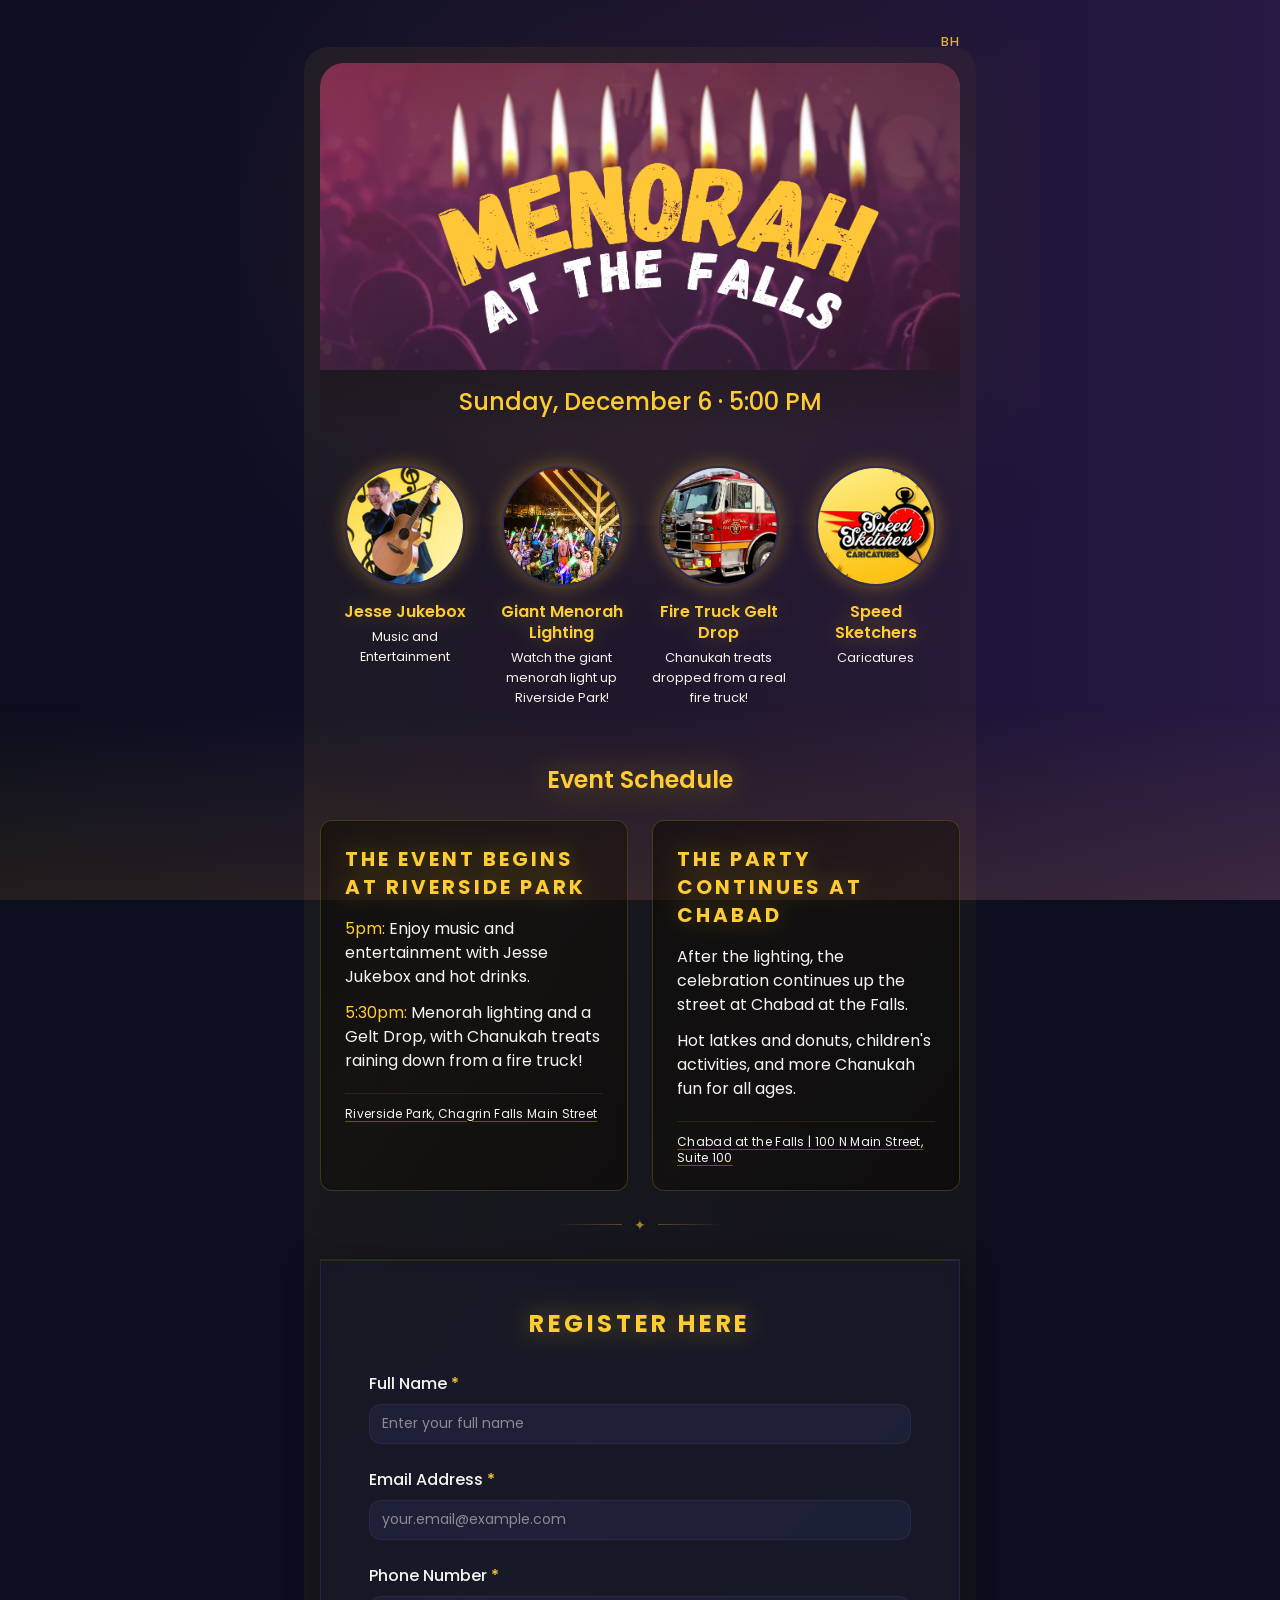
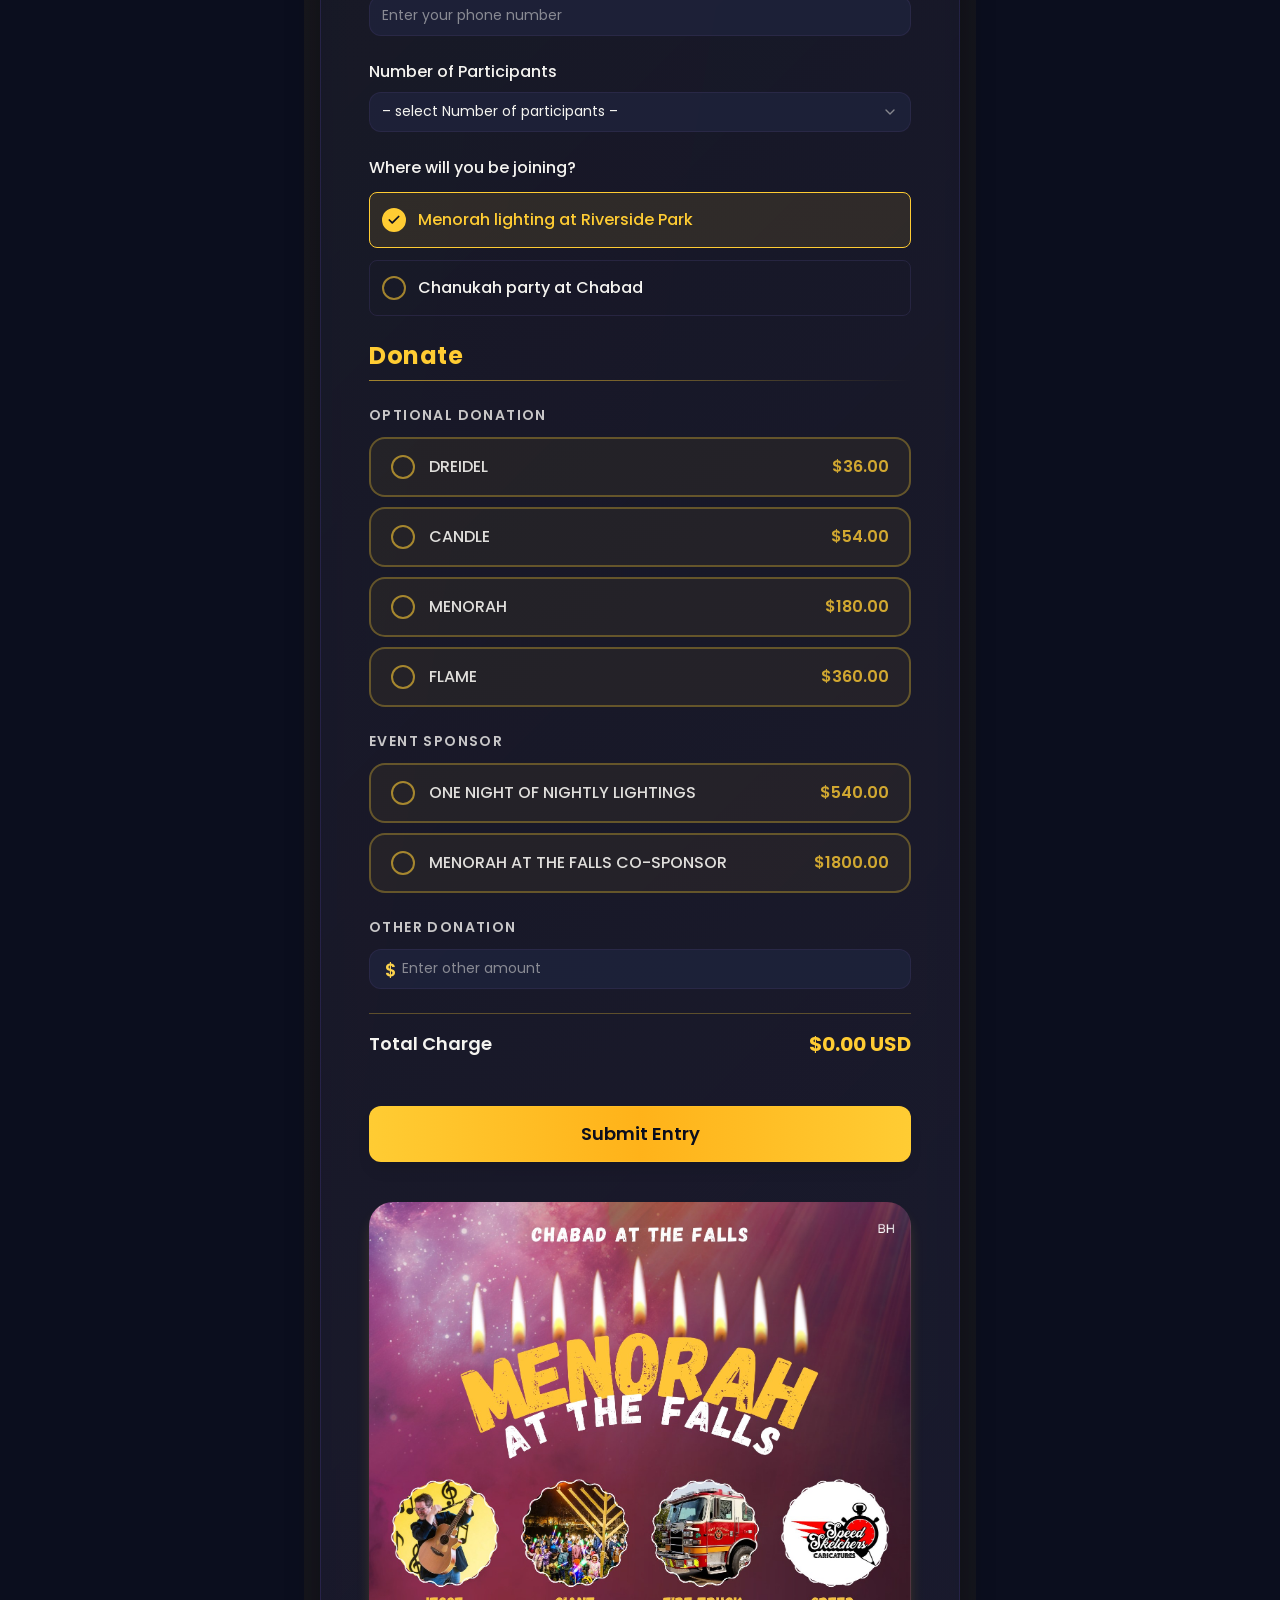
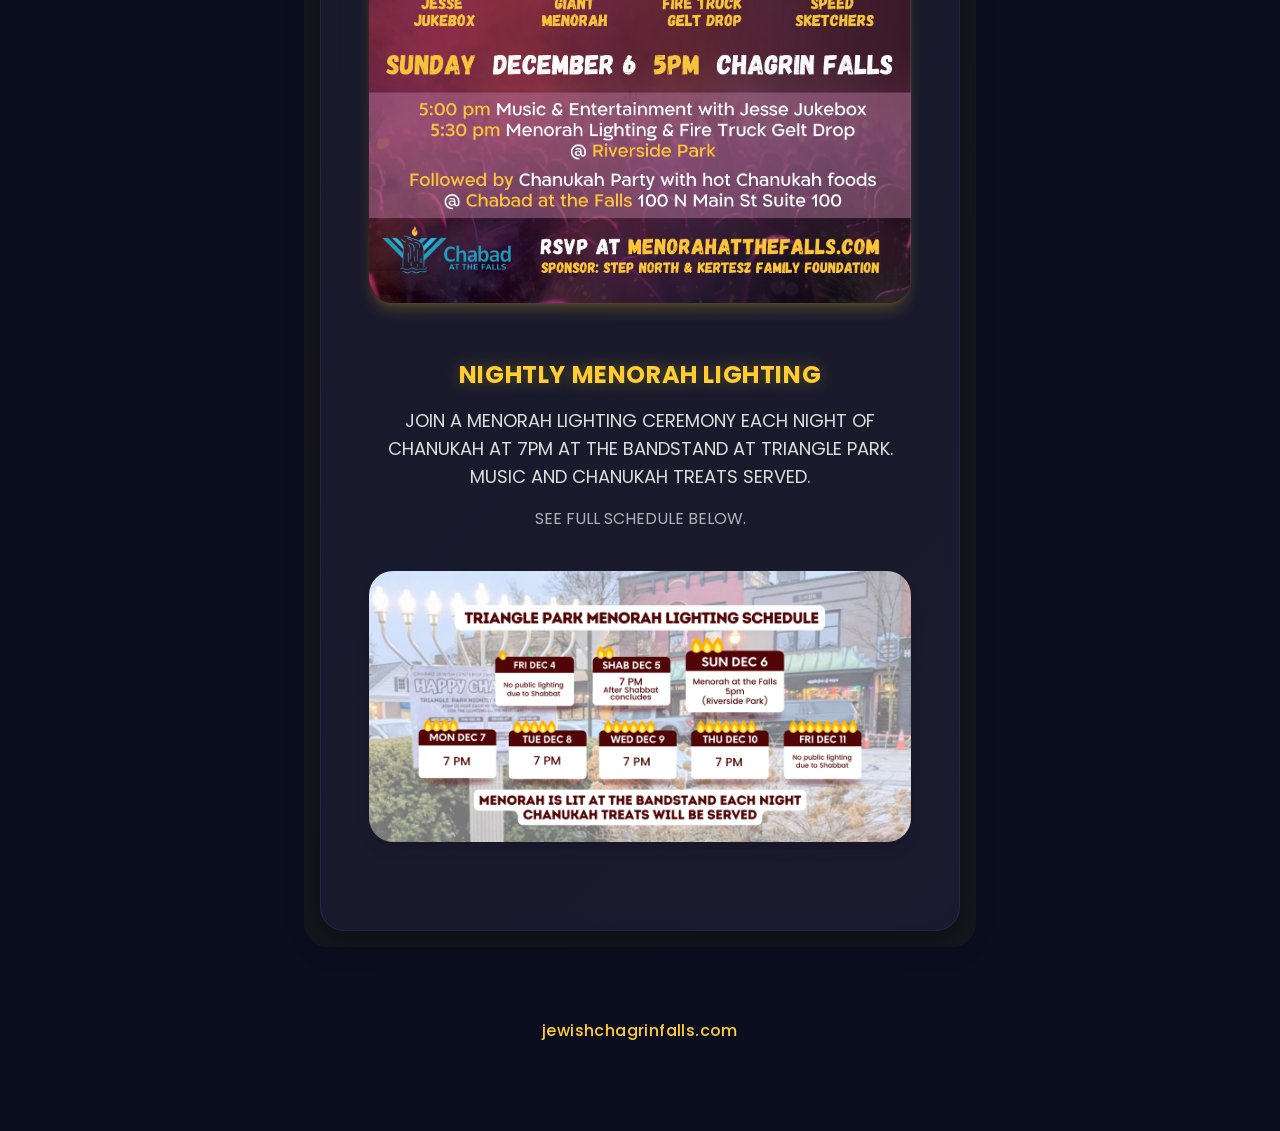
<file: index.html>
<!doctype html>
<html lang="en">
<head>
<meta charset="utf-8">
<meta name="viewport" content="width=device-width, initial-scale=1">
<title>Chanukah in Chagrin Falls | Light up the night!</title>
<meta name="description" content="Sunday, December 6 at 5:00 PM, Riverside Park, Chagrin Falls. Music with Jesse Jukebox, giant menorah lighting, and a Gelt Drop from a real fire truck. Register here.">
<link rel="canonical" href="https://menorahatthefalls.com/">
<meta property="og:type" content="website">
<meta property="og:site_name" content="Chabad at the Falls">
<meta property="og:url" content="https://menorahatthefalls.com/">
<meta property="og:title" content="Chanukah in Chagrin Falls | Light up the night!">
<meta property="og:description" content="Sunday, December 6 at 5:00 PM, Riverside Park, Chagrin Falls. Music with Jesse Jukebox, giant menorah lighting, and a Gelt Drop from a real fire truck. Register here.">
<meta property="og:image" content="https://images.squarespace-cdn.com/content/v1/6a6f9b91b690e708b15d6c6f/1785699218971-IFAS3K3GZYWQWJI1ZMXC/whole.jpg?format=1500w">
<meta property="og:image:width" content="1500">
<meta property="og:image:height" content="894">
<meta property="og:image:alt" content="Crowd with glow sticks at the giant menorah lighting in Chagrin Falls">
<meta name="twitter:card" content="summary_large_image">
<meta name="twitter:title" content="Chanukah in Chagrin Falls | Light up the night!">
<meta name="twitter:description" content="Sunday, December 6 at 5:00 PM, Riverside Park, Chagrin Falls. Music with Jesse Jukebox, giant menorah lighting, and a Gelt Drop from a real fire truck. Register here.">
<meta name="twitter:image" content="https://images.squarespace-cdn.com/content/v1/6a6f9b91b690e708b15d6c6f/1785699218971-IFAS3K3GZYWQWJI1ZMXC/whole.jpg?format=1500w">
<link rel="preconnect" href="https://fonts.googleapis.com">
<link rel="preconnect" href="https://fonts.gstatic.com" crossorigin>
<link rel="stylesheet" href="https://fonts.googleapis.com/css2?family=Poppins:wght@300;400;500;600;700&display=swap">
<link rel="stylesheet" href="style.css">
<link rel="stylesheet" href="extra.css">
</head>
<body>
<div id="root">
<div class="min-h-screen relative overflow-hidden">
  <div class="fixed inset-0 bg-shimmer -z-20"></div>
  <div class="fixed inset-0 -z-10">
    <div class="absolute top-1/4 left-1/2 -translate-x-1/2 -translate-y-1/2 w-[800px] h-[600px] bg-gradient-radial from-amber/15 via-gold/8 to-transparent opacity-50 mobile-glow-static"></div>
    <div class="absolute top-1/3 left-1/4 w-[500px] h-[400px] bg-gradient-radial from-amber/10 via-transparent to-transparent opacity-25 mobile-glow-static"></div>
    <div class="absolute top-1/3 right-1/4 w-[500px] h-[400px] bg-gradient-radial from-gold/10 via-transparent to-transparent opacity-25 mobile-glow-static"></div>
    <div class="absolute bottom-0 left-0 right-0 h-[400px] bg-gradient-to-t from-amber/10 via-transparent to-transparent"></div>
  </div>

  <div class="relative z-10 container max-w-2xl mx-auto px-4 py-12 md:py-16">
   <div class="bh-mark">BH</div>
   <div class="relative animate-fade-in">
    <div class="absolute -inset-4 bg-gradient-to-br from-gold/20 via-amber/15 to-gold/15 rounded-3xl opacity-30 mobile-glow-static"></div>
    <div class="relative"><img src="assets/banner.jpg" alt="Menorah at the Falls" class="w-full h-auto object-cover rounded-t-3xl"></div>
    <p class="text-center text-2xl font-medium text-gold py-4 bg-gradient-to-b from-black/20 to-transparent">Sunday, December 6 · 5:00 PM</p>

    <div class="py-8 px-4">
     <div class="features-grid">
      <div class="flex flex-col items-center text-center">
       <div class="relative mb-4"><div class="absolute -inset-1 rounded-full bg-gradient-to-br from-amber-400/60 via-gold/40 to-amber-500/60 blur-md opacity-70"></div>
        <div class="relative feature-circle rounded-full border-2 border-amber-400/80 shadow-[0_0_20px_rgba(251,191,36,0.4)] overflow-hidden"><img src="assets/jesse-jukebox.png" alt="Jesse Jukebox" class="w-full h-full object-cover"></div></div>
       <h3 class="text-lg font-semibold text-gold drop-shadow-[0_0_10px_rgba(255,215,0,0.3)] mb-1">Jesse Jukebox</h3>
       <p class="text-sm text-amber-100/80">Music and Entertainment</p>
      </div>
      <div class="flex flex-col items-center text-center">
       <div class="relative mb-4"><div class="absolute -inset-1 rounded-full bg-gradient-to-br from-amber-400/60 via-gold/40 to-amber-500/60 blur-md opacity-70"></div>
        <div class="relative feature-circle rounded-full border-2 border-amber-400/80 shadow-[0_0_20px_rgba(251,191,36,0.4)] overflow-hidden"><img src="assets/menorah.jpg" alt="Giant Menorah Lighting" class="w-full h-full object-cover"></div></div>
       <h3 class="text-lg font-semibold text-gold drop-shadow-[0_0_10px_rgba(255,215,0,0.3)] mb-1">Giant Menorah Lighting</h3>
       <p class="text-sm text-amber-100/80">Watch the giant menorah light up Riverside Park!</p>
      </div>
      <div class="flex flex-col items-center text-center">
       <div class="relative mb-4"><div class="absolute -inset-1 rounded-full bg-gradient-to-br from-amber-400/60 via-gold/40 to-amber-500/60 blur-md opacity-70"></div>
        <div class="relative feature-circle rounded-full border-2 border-amber-400/80 shadow-[0_0_20px_rgba(251,191,36,0.4)] overflow-hidden"><img src="assets/fire-truck.jpg" alt="Fire Truck Gelt Drop" class="w-full h-full object-cover"></div></div>
       <h3 class="text-lg font-semibold text-gold drop-shadow-[0_0_10px_rgba(255,215,0,0.3)] mb-1">Fire Truck Gelt Drop</h3>
       <p class="text-sm text-amber-100/80">Chanukah treats dropped from a real fire truck!</p>
      </div>
      <div class="flex flex-col items-center text-center">
       <div class="relative mb-4"><div class="absolute -inset-1 rounded-full bg-gradient-to-br from-amber-400/60 via-gold/40 to-amber-500/60 blur-md opacity-70"></div>
        <div class="relative feature-circle rounded-full border-2 border-amber-400/80 shadow-[0_0_20px_rgba(251,191,36,0.4)] overflow-hidden"><img src="assets/speed-sketchers.png" alt="Speed Sketchers Caricatures" class="w-full h-full object-cover"></div></div>
       <h3 class="text-lg font-semibold text-gold drop-shadow-[0_0_10px_rgba(255,215,0,0.3)] mb-1">Speed Sketchers</h3>
       <p class="text-sm text-amber-100/80">Caricatures</p>
      </div>
     </div>
    </div>

    <div class="py-6">
     <div class="text-center mb-6">
      <h2 class="text-xl md:text-2xl font-semibold text-gold drop-shadow-[0_0_15px_rgba(255,215,0,0.4)]">Event Schedule</h2>
      <p class="text-sm md:text-base font-medium text-amber-100/80 mt-3 mb-2 chabad-full-note" hidden>All are welcome to attend the Menorah lighting at Riverside Park. The Chanukah party at Chabad is full.</p>
     </div>
     <div class="grid grid-cols-1 md:grid-cols-2 gap-4 md:gap-6">
      <div class="relative group"><div class="absolute -inset-0.5 bg-gradient-to-br from-amber-400/20 via-gold/10 to-amber-500/20 rounded-xl blur-sm opacity-60"></div>
       <div class="relative bg-gradient-to-br from-black/50 via-black/40 to-black/50 backdrop-blur-sm rounded-xl border border-gold/20 p-5 md:p-6 h-full"><div class="relative z-10">
        <h3 class="text-lg md:text-xl font-bold uppercase tracking-[0.15em] text-gold drop-shadow-[0_0_10px_rgba(255,215,0,0.3)] mb-4">THE EVENT BEGINS AT RIVERSIDE PARK</h3>
        <div class="space-y-3 mb-5">
         <p class="text-amber-100/85 text-sm md:text-base leading-relaxed"><span class="text-gold">5pm:</span> Enjoy music and entertainment with Jesse Jukebox and hot drinks.</p>
         <p class="text-amber-100/85 text-sm md:text-base leading-relaxed"><span class="text-gold">5:30pm:</span> Menorah lighting and a Gelt Drop, with Chanukah treats raining down from a fire truck!</p>
        </div>
        <div class="flex items-center gap-2 pt-3 border-t border-gold/10"><a class="map-link text-[11px] md:text-xs text-amber-200/60 tracking-wide" href="https://maps.app.goo.gl/YZuhB8dhWwj8TaRt9" target="_blank" rel="noopener">Riverside Park, Chagrin Falls Main Street</a></div>
       </div></div></div>
      <div class="relative group"><div class="absolute -inset-0.5 bg-gradient-to-br from-amber-400/20 via-gold/10 to-amber-500/20 rounded-xl blur-sm opacity-60"></div>
       <div class="relative bg-gradient-to-br from-black/50 via-black/40 to-black/50 backdrop-blur-sm rounded-xl border border-gold/20 p-5 md:p-6 h-full"><div class="relative z-10">
        <h3 class="text-lg md:text-xl font-bold uppercase tracking-[0.15em] text-gold drop-shadow-[0_0_10px_rgba(255,215,0,0.3)] mb-4">THE PARTY CONTINUES AT CHABAD</h3>
        <div class="space-y-3 mb-5">
         <p class="text-amber-100/85 text-sm md:text-base leading-relaxed">After the lighting, the celebration continues up the street at Chabad at the Falls.</p>
         <p class="text-amber-100/85 text-sm md:text-base leading-relaxed">Hot latkes and donuts, children's activities, and more Chanukah fun for all ages.</p>
        </div>
        <div class="flex items-center gap-2 pt-3 border-t border-gold/10"><a class="map-link text-[11px] md:text-xs text-amber-200/60 tracking-wide" href="https://maps.app.goo.gl/dvTj5EaiTnVV9A2t8" target="_blank" rel="noopener">Chabad at the Falls | 100 N Main Street, Suite 100</a></div>
       </div></div></div>
     </div>
     <div class="flex items-center justify-center gap-3 mt-6"><div class="h-px w-16 bg-gradient-to-r from-transparent to-gold/30"></div><span class="text-gold/60 text-sm">&#10022;</span><div class="h-px w-16 bg-gradient-to-l from-transparent to-gold/30"></div></div>
    </div>

    <div class="relative glass-card glass-card-mobile rounded-b-3xl shadow-2xl shadow-mobile p-8 md:p-12 border border-gold/20 border-t-0" id="register">
     <div class="text-center mb-8 relative z-10"><h2 class="text-xl md:text-2xl font-bold uppercase tracking-[0.15em] text-gold drop-shadow-[0_0_12px_rgba(255,215,0,0.4)]">REGISTER HERE</h2></div>
     <div class="relative z-10">
      <div id="thanks" class="thanks" hidden></div>
      <form id="rsvp" class="space-y-8 w-full form-mobile" novalidate>
       <input type="text" name="website" tabindex="-1" autocomplete="off" aria-hidden="true" style="position:absolute;left:-9999px">
       <div class="space-y-4 md:space-y-6">
        <div class="space-y-2"><label class="text-foreground font-medium text-base" for="fullName">Full Name <span class="text-gold">*</span></label>
         <input class="field" id="fullName" name="fullName" autocomplete="name" placeholder="Enter your full name" required></div>
        <div class="space-y-2"><label class="text-foreground font-medium text-base" for="email">Email Address <span class="text-gold">*</span></label>
         <input class="field" type="email" id="email" name="email" autocomplete="email" placeholder="your.email@example.com" required></div>
        <div class="space-y-2"><label class="text-foreground font-medium text-base" for="phone">Phone Number <span class="text-gold">*</span></label>
         <input class="field" type="tel" id="phone" name="phone" autocomplete="tel" placeholder="Enter your phone number" required></div>
        <div class="space-y-2"><label class="text-foreground font-medium text-base" for="participants">Number of Participants</label>
         <select class="field" id="participants" name="participants">
          <option value="">– select Number of participants –</option>
          <option>1</option><option>2</option><option>3</option><option>4</option><option>5</option><option>6</option><option>7</option><option>8</option><option>9</option><option>10</option>
         </select></div>
        <div class="space-y-3"><span class="text-foreground font-medium text-base block">Where will you be joining?</span>
         <div class="grid grid-cols-1 gap-2 md:gap-3">
          <label class="location-card" for="loc-riverside"><input type="checkbox" class="round-check" id="loc-riverside" name="riverside" checked><span class="text-sm md:text-base font-medium leading-snug">Menorah lighting at Riverside Park</span></label>
          <label class="location-card" for="loc-chabad" id="chabad-card"><input type="checkbox" class="round-check" id="loc-chabad" name="chabad"><span class="text-sm md:text-base font-medium leading-snug">Chanukah party at Chabad</span></label>
         </div>
         <p class="text-sm text-foreground/60 mt-2 chabad-full-note" hidden>All are welcome to attend the Menorah lighting at Riverside Park. The Chanukah party at Chabad is full.</p>
        </div>

        <div id="donate-section" class="space-y-6">
         <div class="space-y-2"><h3 class="text-gold font-bold text-xl md:text-2xl tracking-wide">Donate</h3><div class="h-px w-full bg-gradient-to-r from-gold/60 via-gold/40 to-transparent"></div></div>
         <div class="space-y-1.5 md:space-y-3">
          <h4 class="text-foreground/80 font-semibold text-sm tracking-widest uppercase">Optional Donation</h4>
          <div class="space-y-2 md:space-y-2.5">
           <label class="donation-card-x"><span class="dl"><input type="checkbox" class="round-check" name="donation" value="dreidel" data-amount="36"><span class="donation-label">DREIDEL</span></span><span class="donation-amount">$36.00</span></label>
           <label class="donation-card-x"><span class="dl"><input type="checkbox" class="round-check" name="donation" value="candle" data-amount="54"><span class="donation-label">CANDLE</span></span><span class="donation-amount">$54.00</span></label>
           <label class="donation-card-x"><span class="dl"><input type="checkbox" class="round-check" name="donation" value="menorah" data-amount="180"><span class="donation-label">MENORAH</span></span><span class="donation-amount">$180.00</span></label>
           <label class="donation-card-x"><span class="dl"><input type="checkbox" class="round-check" name="donation" value="flame" data-amount="360"><span class="donation-label">FLAME</span></span><span class="donation-amount">$360.00</span></label>
          </div>
         </div>
         <div class="space-y-1.5 md:space-y-3">
          <h4 class="text-foreground/80 font-semibold text-sm tracking-widest uppercase">Event Sponsor</h4>
          <div class="space-y-2 md:space-y-2.5">
           <label class="donation-card-x"><span class="dl"><input type="checkbox" class="round-check" name="donation" value="nightly" data-amount="540"><span class="donation-label">ONE NIGHT OF NIGHTLY LIGHTINGS</span></span><span class="donation-amount">$540.00</span></label>
           <label class="donation-card-x"><span class="dl"><input type="checkbox" class="round-check" name="donation" value="cosponsor" data-amount="1800"><span class="donation-label">MENORAH AT THE FALLS CO-SPONSOR</span></span><span class="donation-amount">$1800.00</span></label>
          </div>
         </div>
         <div class="space-y-3">
          <h4 class="text-foreground/80 font-semibold text-sm tracking-widest uppercase">Other Donation</h4>
          <div class="relative"><span class="dollar">$</span><input class="field pl-8" id="other" name="other" type="text" inputmode="decimal" placeholder="Enter other amount" aria-label="Other donation amount"></div>
         </div>
         <div class="flex items-center justify-between pt-4 mt-4 border-t border-gold/30"><span class="text-foreground font-semibold text-base md:text-lg">Total Charge</span><span class="text-gold font-bold text-lg md:text-xl"><span id="total">$0.00</span> USD</span></div>
        </div>
       </div>
       <p id="form-error" class="form-error" role="alert" hidden></p>
       <div class="pt-4"><button class="submit-btn" type="submit" id="submit"><span>Submit Entry</span></button></div>
      </form>

      <div class="pt-6 mt-4 flex justify-center"><img src="assets/menorah-flyer-2026.jpg" alt="Menorah at the Falls flyer" class="w-full max-w-3xl mx-auto rounded-3xl shadow-lg shadow-gold/20"></div>
      <div class="pt-8 mt-6 space-y-4 text-center">
       <h3 class="text-gold font-bold text-xl md:text-2xl tracking-wide drop-shadow-[0_0_8px_rgba(255,215,0,0.3)]">NIGHTLY MENORAH LIGHTING</h3>
       <p class="text-foreground/90 text-base md:text-lg leading-relaxed">JOIN A MENORAH LIGHTING CEREMONY EACH NIGHT OF CHANUKAH AT 7PM AT THE BANDSTAND AT TRIANGLE PARK. MUSIC AND CHANUKAH TREATS SERVED.</p>
       <p class="text-foreground/70 text-sm md:text-base">SEE FULL SCHEDULE BELOW.</p>
      </div>
      <img src="assets/nightly-lightings-2026.jpg" alt="Triangle Park Menorah Lighting Schedule" class="w-full max-w-3xl mx-auto rounded-3xl shadow-lg my-10">
     </div>
    </div>
   </div>

   <div class="mt-16 text-center py-6">
    <a class="site-link" href="https://jewishchagrinfalls.com">jewishchagrinfalls.com</a>
   </div>
  </div>
</div>
</div>
<script src="config.js"></script>
<script src="app.js"></script>
</body>
</html>
</file>
<file: style.css>
*,:before,:after{--tw-border-spacing-x: 0;--tw-border-spacing-y: 0;--tw-translate-x: 0;--tw-translate-y: 0;--tw-rotate: 0;--tw-skew-x: 0;--tw-skew-y: 0;--tw-scale-x: 1;--tw-scale-y: 1;--tw-pan-x: ;--tw-pan-y: ;--tw-pinch-zoom: ;--tw-scroll-snap-strictness: proximity;--tw-gradient-from-position: ;--tw-gradient-via-position: ;--tw-gradient-to-position: ;--tw-ordinal: ;--tw-slashed-zero: ;--tw-numeric-figure: ;--tw-numeric-spacing: ;--tw-numeric-fraction: ;--tw-ring-inset: ;--tw-ring-offset-width: 0px;--tw-ring-offset-color: #fff;--tw-ring-color: rgb(59 130 246 / .5);--tw-ring-offset-shadow: 0 0 #0000;--tw-ring-shadow: 0 0 #0000;--tw-shadow: 0 0 #0000;--tw-shadow-colored: 0 0 #0000;--tw-blur: ;--tw-brightness: ;--tw-contrast: ;--tw-grayscale: ;--tw-hue-rotate: ;--tw-invert: ;--tw-saturate: ;--tw-sepia: ;--tw-drop-shadow: ;--tw-backdrop-blur: ;--tw-backdrop-brightness: ;--tw-backdrop-contrast: ;--tw-backdrop-grayscale: ;--tw-backdrop-hue-rotate: ;--tw-backdrop-invert: ;--tw-backdrop-opacity: ;--tw-backdrop-saturate: ;--tw-backdrop-sepia: ;--tw-contain-size: ;--tw-contain-layout: ;--tw-contain-paint: ;--tw-contain-style: }::backdrop{--tw-border-spacing-x: 0;--tw-border-spacing-y: 0;--tw-translate-x: 0;--tw-translate-y: 0;--tw-rotate: 0;--tw-skew-x: 0;--tw-skew-y: 0;--tw-scale-x: 1;--tw-scale-y: 1;--tw-pan-x: ;--tw-pan-y: ;--tw-pinch-zoom: ;--tw-scroll-snap-strictness: proximity;--tw-gradient-from-position: ;--tw-gradient-via-position: ;--tw-gradient-to-position: ;--tw-ordinal: ;--tw-slashed-zero: ;--tw-numeric-figure: ;--tw-numeric-spacing: ;--tw-numeric-fraction: ;--tw-ring-inset: ;--tw-ring-offset-width: 0px;--tw-ring-offset-color: #fff;--tw-ring-color: rgb(59 130 246 / .5);--tw-ring-offset-shadow: 0 0 #0000;--tw-ring-shadow: 0 0 #0000;--tw-shadow: 0 0 #0000;--tw-shadow-colored: 0 0 #0000;--tw-blur: ;--tw-brightness: ;--tw-contrast: ;--tw-grayscale: ;--tw-hue-rotate: ;--tw-invert: ;--tw-saturate: ;--tw-sepia: ;--tw-drop-shadow: ;--tw-backdrop-blur: ;--tw-backdrop-brightness: ;--tw-backdrop-contrast: ;--tw-backdrop-grayscale: ;--tw-backdrop-hue-rotate: ;--tw-backdrop-invert: ;--tw-backdrop-opacity: ;--tw-backdrop-saturate: ;--tw-backdrop-sepia: ;--tw-contain-size: ;--tw-contain-layout: ;--tw-contain-paint: ;--tw-contain-style: }*,:before,:after{box-sizing:border-box;border-width:0;border-style:solid;border-color:#e5e7eb}:before,:after{--tw-content: ""}html,:host{line-height:1.5;-webkit-text-size-adjust:100%;-moz-tab-size:4;-o-tab-size:4;tab-size:4;font-family:Poppins,sans-serif;font-feature-settings:normal;font-variation-settings:normal;-webkit-tap-highlight-color:transparent}body{margin:0;line-height:inherit}hr{height:0;color:inherit;border-top-width:1px}abbr:where([title]){-webkit-text-decoration:underline dotted;text-decoration:underline dotted}h1,h2,h3,h4,h5,h6{font-size:inherit;font-weight:inherit}a{color:inherit;text-decoration:inherit}b,strong{font-weight:bolder}code,kbd,samp,pre{font-family:ui-monospace,SFMono-Regular,Menlo,Monaco,Consolas,Liberation Mono,Courier New,monospace;font-feature-settings:normal;font-variation-settings:normal;font-size:1em}small{font-size:80%}sub,sup{font-size:75%;line-height:0;position:relative;vertical-align:baseline}sub{bottom:-.25em}sup{top:-.5em}table{text-indent:0;border-color:inherit;border-collapse:collapse}button,input,optgroup,select,textarea{font-family:inherit;font-feature-settings:inherit;font-variation-settings:inherit;font-size:100%;font-weight:inherit;line-height:inherit;letter-spacing:inherit;color:inherit;margin:0;padding:0}button,select{text-transform:none}button,input:where([type=button]),input:where([type=reset]),input:where([type=submit]){-webkit-appearance:button;background-color:transparent;background-image:none}:-moz-focusring{outline:auto}:-moz-ui-invalid{box-shadow:none}progress{vertical-align:baseline}::-webkit-inner-spin-button,::-webkit-outer-spin-button{height:auto}[type=search]{-webkit-appearance:textfield;outline-offset:-2px}::-webkit-search-decoration{-webkit-appearance:none}::-webkit-file-upload-button{-webkit-appearance:button;font:inherit}summary{display:list-item}blockquote,dl,dd,h1,h2,h3,h4,h5,h6,hr,figure,p,pre{margin:0}fieldset{margin:0;padding:0}legend{padding:0}ol,ul,menu{list-style:none;margin:0;padding:0}dialog{padding:0}textarea{resize:vertical}input::-moz-placeholder,textarea::-moz-placeholder{opacity:1;color:#9ca3af}input::placeholder,textarea::placeholder{opacity:1;color:#9ca3af}button,[role=button]{cursor:pointer}:disabled{cursor:default}img,svg,video,canvas,audio,iframe,embed,object{display:block;vertical-align:middle}img,video{max-width:100%;height:auto}[hidden]:where(:not([hidden=until-found])){display:none}:root{--background: 230 45% 8%;--foreground: 45 20% 95%;--card: 230 35% 12%;--card-foreground: 45 20% 95%;--popover: 230 35% 12%;--popover-foreground: 45 20% 95%;--primary: 45 100% 55%;--primary-foreground: 230 45% 8%;--secondary: 250 40% 20%;--secondary-foreground: 45 20% 95%;--muted: 230 30% 15%;--muted-foreground: 45 15% 70%;--accent: 45 100% 60%;--accent-foreground: 230 45% 8%;--destructive: 0 84.2% 60.2%;--destructive-foreground: 0 0% 100%;--border: 250 30% 25%;--input: 230 30% 18%;--ring: 45 100% 55%;--radius: 1rem;--gold: 45 100% 60%;--gold-light: 48 100% 75%;--amber: 40 100% 55%;--ivory: 45 15% 92%;--sky-blue: 210 60% 55%;--warm-glow: 35 100% 70%;--gradient-hero: linear-gradient(135deg, hsl(230 45% 8%) 0%, hsl(250 50% 15%) 35%, hsl(260 45% 20%) 65%, hsl(40 60% 25%) 100%);--gradient-card: linear-gradient(135deg, hsla(230 35% 12% / .85) 0%, hsla(240 30% 15% / .9) 100%);--gradient-text: linear-gradient(135deg, hsl(45 100% 60%) 0%, hsl(40 100% 55%) 50%, hsl(35 100% 65%) 100%);--glow-shadow: 0 0 40px hsla(45 100% 60% / .4);--glow-shadow-strong: 0 0 60px hsla(45 100% 60% / .6);--candle-glow: 35 100% 70%;--candle-warm: 40 100% 65%}*{border-color:hsl(var(--border))}body{background-color:hsl(var(--background));color:hsl(var(--foreground));-webkit-font-smoothing:antialiased;-moz-osx-font-smoothing:grayscale;font-family:Poppins,-apple-system,BlinkMacSystemFont,Segoe UI,sans-serif;font-display:swap}html{scroll-behavior:smooth}@media (prefers-reduced-motion: reduce){html{scroll-behavior:auto}}p{line-height:1.7}.container{width:100%;margin-right:auto;margin-left:auto;padding-right:2rem;padding-left:2rem}@media (min-width: 1400px){.container{max-width:1400px}}.sr-only{position:absolute;width:1px;height:1px;padding:0;margin:-1px;overflow:hidden;clip:rect(0,0,0,0);white-space:nowrap;border-width:0}.pointer-events-none{pointer-events:none}.pointer-events-auto{pointer-events:auto}.visible{visibility:visible}.invisible{visibility:hidden}.static{position:static}.fixed{position:fixed}.absolute{position:absolute}.relative{position:relative}.-inset-0\.5{top:-.125rem;right:-.125rem;bottom:-.125rem;left:-.125rem}.-inset-1{top:-.25rem;right:-.25rem;bottom:-.25rem;left:-.25rem}.-inset-4{top:-1rem;right:-1rem;bottom:-1rem;left:-1rem}.-inset-6{top:-1.5rem;right:-1.5rem;bottom:-1.5rem;left:-1.5rem}.inset-0{top:0;right:0;bottom:0;left:0}.inset-x-0{left:0;right:0}.inset-y-0{top:0;bottom:0}.-bottom-12{bottom:-3rem}.-left-12{left:-3rem}.-right-12{right:-3rem}.-top-12{top:-3rem}.bottom-0{bottom:0}.left-0{left:0}.left-1{left:.25rem}.left-1\/2{left:50%}.left-1\/4{left:25%}.left-2{left:.5rem}.left-4{left:1rem}.left-\[50\%\]{left:50%}.right-0{right:0}.right-1{right:.25rem}.right-1\/4{right:25%}.right-2{right:.5rem}.right-3{right:.75rem}.right-4{right:1rem}.top-0{top:0}.top-1\.5{top:.375rem}.top-1\/2{top:50%}.top-1\/3{top:33.333333%}.top-1\/4{top:25%}.top-2{top:.5rem}.top-3\.5{top:.875rem}.top-4{top:1rem}.top-\[1px\]{top:1px}.top-\[50\%\]{top:50%}.top-\[60\%\]{top:60%}.top-full{top:100%}.-z-10{z-index:-10}.-z-20{z-index:-20}.z-10{z-index:10}.z-20{z-index:20}.z-50{z-index:50}.z-\[100\]{z-index:100}.z-\[1\]{z-index:1}.-mx-1{margin-left:-.25rem;margin-right:-.25rem}.mx-2{margin-left:.5rem;margin-right:.5rem}.mx-3\.5{margin-left:.875rem;margin-right:.875rem}.mx-auto{margin-left:auto;margin-right:auto}.my-0\.5{margin-top:.125rem;margin-bottom:.125rem}.my-1{margin-top:.25rem;margin-bottom:.25rem}.my-10{margin-top:2.5rem;margin-bottom:2.5rem}.-ml-4{margin-left:-1rem}.-mt-4{margin-top:-1rem}.mb-1{margin-bottom:.25rem}.mb-2{margin-bottom:.5rem}.mb-4{margin-bottom:1rem}.mb-5{margin-bottom:1.25rem}.mb-6{margin-bottom:1.5rem}.mb-8{margin-bottom:2rem}.ml-1{margin-left:.25rem}.ml-auto{margin-left:auto}.mr-2{margin-right:.5rem}.mt-1{margin-top:.25rem}.mt-1\.5{margin-top:.375rem}.mt-16{margin-top:4rem}.mt-2{margin-top:.5rem}.mt-24{margin-top:6rem}.mt-3{margin-top:.75rem}.mt-4{margin-top:1rem}.mt-6{margin-top:1.5rem}.mt-auto{margin-top:auto}.block{display:block}.inline-block{display:inline-block}.flex{display:flex}.inline-flex{display:inline-flex}.table{display:table}.grid{display:grid}.contents{display:contents}.hidden{display:none}.aspect-square{aspect-ratio:1 / 1}.aspect-video{aspect-ratio:16 / 9}.size-4{width:1rem;height:1rem}.h-1\.5{height:.375rem}.h-10{height:2.5rem}.h-11{height:2.75rem}.h-12{height:3rem}.h-16{height:4rem}.h-2{height:.5rem}.h-2\.5{height:.625rem}.h-28{height:7rem}.h-3{height:.75rem}.h-3\.5{height:.875rem}.h-4{height:1rem}.h-5{height:1.25rem}.h-6{height:1.5rem}.h-7{height:1.75rem}.h-8{height:2rem}.h-9{height:2.25rem}.h-\[15px\]{height:15px}.h-\[18px\]{height:18px}.h-\[1px\]{height:1px}.h-\[400px\]{height:400px}.h-\[600px\]{height:600px}.h-\[var\(--radix-navigation-menu-viewport-height\)\]{height:var(--radix-navigation-menu-viewport-height)}.h-\[var\(--radix-select-trigger-height\)\]{height:var(--radix-select-trigger-height)}.h-auto{height:auto}.h-full{height:100%}.h-px{height:1px}.h-svh{height:100svh}.max-h-96{max-height:24rem}.max-h-\[300px\]{max-height:300px}.max-h-screen{max-height:100vh}.min-h-0{min-height:0px}.min-h-\[52px\]{min-height:52px}.min-h-\[56px\]{min-height:56px}.min-h-\[80px\]{min-height:80px}.min-h-screen{min-height:100vh}.min-h-svh{min-height:100svh}.w-0{width:0px}.w-1{width:.25rem}.w-10{width:2.5rem}.w-11{width:2.75rem}.w-12{width:3rem}.w-16{width:4rem}.w-2{width:.5rem}.w-2\.5{width:.625rem}.w-28{width:7rem}.w-3{width:.75rem}.w-3\.5{width:.875rem}.w-3\/4{width:75%}.w-3\/5{width:60%}.w-4{width:1rem}.w-5{width:1.25rem}.w-64{width:16rem}.w-7{width:1.75rem}.w-72{width:18rem}.w-8{width:2rem}.w-9{width:2.25rem}.w-\[--sidebar-width\]{width:var(--sidebar-width)}.w-\[100px\]{width:100px}.w-\[18px\]{width:18px}.w-\[1px\]{width:1px}.w-\[200px\]{width:200px}.w-\[500px\]{width:500px}.w-\[800px\]{width:800px}.w-auto{width:auto}.w-full{width:100%}.w-max{width:-moz-max-content;width:max-content}.w-px{width:1px}.min-w-0{min-width:0px}.min-w-5{min-width:1.25rem}.min-w-\[12rem\]{min-width:12rem}.min-w-\[8rem\]{min-width:8rem}.min-w-\[var\(--radix-select-trigger-width\)\]{min-width:var(--radix-select-trigger-width)}.max-w-2xl{max-width:42rem}.max-w-3xl{max-width:48rem}.max-w-\[--skeleton-width\]{max-width:var(--skeleton-width)}.max-w-\[400px\]{max-width:400px}.max-w-lg{max-width:32rem}.max-w-max{max-width:-moz-max-content;max-width:max-content}.max-w-md{max-width:28rem}.flex-1{flex:1 1 0%}.shrink-0{flex-shrink:0}.grow{flex-grow:1}.grow-0{flex-grow:0}.basis-full{flex-basis:100%}.caption-bottom{caption-side:bottom}.border-collapse{border-collapse:collapse}.-translate-x-1\/2{--tw-translate-x: -50%;transform:translate(var(--tw-translate-x),var(--tw-translate-y)) rotate(var(--tw-rotate)) skew(var(--tw-skew-x)) skewY(var(--tw-skew-y)) scaleX(var(--tw-scale-x)) scaleY(var(--tw-scale-y))}.-translate-x-full{--tw-translate-x: -100%;transform:translate(var(--tw-translate-x),var(--tw-translate-y)) rotate(var(--tw-rotate)) skew(var(--tw-skew-x)) skewY(var(--tw-skew-y)) scaleX(var(--tw-scale-x)) scaleY(var(--tw-scale-y))}.-translate-x-px{--tw-translate-x: -1px;transform:translate(var(--tw-translate-x),var(--tw-translate-y)) rotate(var(--tw-rotate)) skew(var(--tw-skew-x)) skewY(var(--tw-skew-y)) scaleX(var(--tw-scale-x)) scaleY(var(--tw-scale-y))}.-translate-y-1\/2{--tw-translate-y: -50%;transform:translate(var(--tw-translate-x),var(--tw-translate-y)) rotate(var(--tw-rotate)) skew(var(--tw-skew-x)) skewY(var(--tw-skew-y)) scaleX(var(--tw-scale-x)) scaleY(var(--tw-scale-y))}.translate-x-\[-50\%\]{--tw-translate-x: -50%;transform:translate(var(--tw-translate-x),var(--tw-translate-y)) rotate(var(--tw-rotate)) skew(var(--tw-skew-x)) skewY(var(--tw-skew-y)) scaleX(var(--tw-scale-x)) scaleY(var(--tw-scale-y))}.translate-x-px{--tw-translate-x: 1px;transform:translate(var(--tw-translate-x),var(--tw-translate-y)) rotate(var(--tw-rotate)) skew(var(--tw-skew-x)) skewY(var(--tw-skew-y)) scaleX(var(--tw-scale-x)) scaleY(var(--tw-scale-y))}.translate-y-\[-50\%\]{--tw-translate-y: -50%;transform:translate(var(--tw-translate-x),var(--tw-translate-y)) rotate(var(--tw-rotate)) skew(var(--tw-skew-x)) skewY(var(--tw-skew-y)) scaleX(var(--tw-scale-x)) scaleY(var(--tw-scale-y))}.rotate-45{--tw-rotate: 45deg;transform:translate(var(--tw-translate-x),var(--tw-translate-y)) rotate(var(--tw-rotate)) skew(var(--tw-skew-x)) skewY(var(--tw-skew-y)) scaleX(var(--tw-scale-x)) scaleY(var(--tw-scale-y))}.rotate-90{--tw-rotate: 90deg;transform:translate(var(--tw-translate-x),var(--tw-translate-y)) rotate(var(--tw-rotate)) skew(var(--tw-skew-x)) skewY(var(--tw-skew-y)) scaleX(var(--tw-scale-x)) scaleY(var(--tw-scale-y))}.transform{transform:translate(var(--tw-translate-x),var(--tw-translate-y)) rotate(var(--tw-rotate)) skew(var(--tw-skew-x)) skewY(var(--tw-skew-y)) scaleX(var(--tw-scale-x)) scaleY(var(--tw-scale-y))}@keyframes candle-flicker{0%,to{opacity:1;filter:brightness(1) drop-shadow(0 0 10px rgba(255,215,0,.6))}25%{opacity:.95;filter:brightness(1.1) drop-shadow(0 0 15px rgba(255,215,0,.8))}50%{opacity:.9;filter:brightness(.95) drop-shadow(0 0 8px rgba(255,215,0,.5))}75%{opacity:.98;filter:brightness(1.05) drop-shadow(0 0 12px rgba(255,215,0,.7))}}.animate-candle-flicker{animation:candle-flicker 4s ease-in-out infinite}@keyframes fade-in{0%{opacity:0;transform:translateY(20px)}to{opacity:1;transform:translateY(0)}}.animate-fade-in{animation:fade-in .8s ease-out}@keyframes gentle-pulse{0%,to{box-shadow:0 0 20px #ffd7004d,0 0 40px #ffd70033}50%{box-shadow:0 0 30px #ffd70080,0 0 60px #ffd7004d}}.animate-gentle-pulse{animation:gentle-pulse 3s ease-in-out infinite}@keyframes pulse{50%{opacity:.5}}.animate-pulse{animation:pulse 2s cubic-bezier(.4,0,.6,1) infinite}@keyframes spin{to{transform:rotate(360deg)}}.animate-spin{animation:spin 1s linear infinite}.cursor-default{cursor:default}.cursor-pointer{cursor:pointer}.touch-none{touch-action:none}.select-none{-webkit-user-select:none;-moz-user-select:none;user-select:none}.resize{resize:both}.list-none{list-style-type:none}.grid-cols-1{grid-template-columns:repeat(1,minmax(0,1fr))}.flex-row{flex-direction:row}.flex-col{flex-direction:column}.flex-col-reverse{flex-direction:column-reverse}.flex-wrap{flex-wrap:wrap}.items-start{align-items:flex-start}.items-end{align-items:flex-end}.items-center{align-items:center}.items-stretch{align-items:stretch}.justify-center{justify-content:center}.justify-between{justify-content:space-between}.gap-1{gap:.25rem}.gap-1\.5{gap:.375rem}.gap-2{gap:.5rem}.gap-2\.5{gap:.625rem}.gap-3{gap:.75rem}.gap-4{gap:1rem}.gap-8{gap:2rem}.space-x-1>:not([hidden])~:not([hidden]){--tw-space-x-reverse: 0;margin-right:calc(.25rem * var(--tw-space-x-reverse));margin-left:calc(.25rem * calc(1 - var(--tw-space-x-reverse)))}.space-x-4>:not([hidden])~:not([hidden]){--tw-space-x-reverse: 0;margin-right:calc(1rem * var(--tw-space-x-reverse));margin-left:calc(1rem * calc(1 - var(--tw-space-x-reverse)))}.space-y-1>:not([hidden])~:not([hidden]){--tw-space-y-reverse: 0;margin-top:calc(.25rem * calc(1 - var(--tw-space-y-reverse)));margin-bottom:calc(.25rem * var(--tw-space-y-reverse))}.space-y-1\.5>:not([hidden])~:not([hidden]){--tw-space-y-reverse: 0;margin-top:calc(.375rem * calc(1 - var(--tw-space-y-reverse)));margin-bottom:calc(.375rem * var(--tw-space-y-reverse))}.space-y-2>:not([hidden])~:not([hidden]){--tw-space-y-reverse: 0;margin-top:calc(.5rem * calc(1 - var(--tw-space-y-reverse)));margin-bottom:calc(.5rem * var(--tw-space-y-reverse))}.space-y-3>:not([hidden])~:not([hidden]){--tw-space-y-reverse: 0;margin-top:calc(.75rem * calc(1 - var(--tw-space-y-reverse)));margin-bottom:calc(.75rem * var(--tw-space-y-reverse))}.space-y-4>:not([hidden])~:not([hidden]){--tw-space-y-reverse: 0;margin-top:calc(1rem * calc(1 - var(--tw-space-y-reverse)));margin-bottom:calc(1rem * var(--tw-space-y-reverse))}.space-y-6>:not([hidden])~:not([hidden]){--tw-space-y-reverse: 0;margin-top:calc(1.5rem * calc(1 - var(--tw-space-y-reverse)));margin-bottom:calc(1.5rem * var(--tw-space-y-reverse))}.space-y-8>:not([hidden])~:not([hidden]){--tw-space-y-reverse: 0;margin-top:calc(2rem * calc(1 - var(--tw-space-y-reverse)));margin-bottom:calc(2rem * var(--tw-space-y-reverse))}.overflow-auto{overflow:auto}.overflow-hidden{overflow:hidden}.overflow-y-auto{overflow-y:auto}.overflow-x-hidden{overflow-x:hidden}.whitespace-nowrap{white-space:nowrap}.break-words{overflow-wrap:break-word}.rounded{border-radius:.25rem}.rounded-2xl{border-radius:1rem}.rounded-3xl{border-radius:1.5rem}.rounded-\[14px\]{border-radius:14px}.rounded-\[2px\]{border-radius:2px}.rounded-\[inherit\]{border-radius:inherit}.rounded-full{border-radius:9999px}.rounded-lg{border-radius:var(--radius)}.rounded-md{border-radius:calc(var(--radius) - 2px)}.rounded-sm{border-radius:calc(var(--radius) - 4px)}.rounded-xl{border-radius:.75rem}.rounded-b-3xl{border-bottom-right-radius:1.5rem;border-bottom-left-radius:1.5rem}.rounded-t-3xl{border-top-left-radius:1.5rem;border-top-right-radius:1.5rem}.rounded-t-\[10px\]{border-top-left-radius:10px;border-top-right-radius:10px}.rounded-tl-sm{border-top-left-radius:calc(var(--radius) - 4px)}.border{border-width:1px}.border-2{border-width:2px}.border-\[1\.5px\]{border-width:1.5px}.border-y{border-top-width:1px;border-bottom-width:1px}.border-b{border-bottom-width:1px}.border-l{border-left-width:1px}.border-r{border-right-width:1px}.border-t{border-top-width:1px}.border-t-0{border-top-width:0px}.border-dashed{border-style:dashed}.border-\[--color-border\]{border-color:var(--color-border)}.border-border\/50{border-color:hsl(var(--border) / .5)}.border-border\/60{border-color:hsl(var(--border) / .6)}.border-destructive{border-color:hsl(var(--destructive))}.border-destructive\/50{border-color:hsl(var(--destructive) / .5)}.border-gold{border-color:hsl(var(--gold))}.border-gold\/10{border-color:hsl(var(--gold) / .1)}.border-gold\/20{border-color:hsl(var(--gold) / .2)}.border-gold\/30{border-color:hsl(var(--gold) / .3)}.border-gold\/60{border-color:hsl(var(--gold) / .6)}.border-input{border-color:hsl(var(--input))}.border-primary{border-color:hsl(var(--primary))}.border-red-500{--tw-border-opacity: 1;border-color:rgb(239 68 68 / var(--tw-border-opacity, 1))}.border-sidebar-border{border-color:hsl(var(--sidebar-border))}.border-transparent{border-color:transparent}.border-l-transparent{border-left-color:transparent}.border-t-transparent{border-top-color:transparent}.bg-\[--color-bg\]{background-color:var(--color-bg)}.bg-accent{background-color:hsl(var(--accent))}.bg-background{background-color:hsl(var(--background))}.bg-background\/95{background-color:hsl(var(--background) / .95)}.bg-black\/80{background-color:#000c}.bg-border{background-color:hsl(var(--border))}.bg-card{background-color:hsl(var(--card))}.bg-card\/50{background-color:hsl(var(--card) / .5)}.bg-card\/80{background-color:hsl(var(--card) / .8)}.bg-destructive{background-color:hsl(var(--destructive))}.bg-foreground{background-color:hsl(var(--foreground))}.bg-gold{background-color:hsl(var(--gold))}.bg-gold\/10{background-color:hsl(var(--gold) / .1)}.bg-gold\/15{background-color:hsl(var(--gold) / .15)}.bg-gold\/5{background-color:hsl(var(--gold) / .05)}.bg-gray-100{--tw-bg-opacity: 1;background-color:rgb(243 244 246 / var(--tw-bg-opacity, 1))}.bg-input\/80{background-color:hsl(var(--input) / .8)}.bg-muted{background-color:hsl(var(--muted))}.bg-muted\/30{background-color:hsl(var(--muted) / .3)}.bg-muted\/50{background-color:hsl(var(--muted) / .5)}.bg-popover{background-color:hsl(var(--popover))}.bg-primary{background-color:hsl(var(--primary))}.bg-secondary{background-color:hsl(var(--secondary))}.bg-sidebar{background-color:hsl(var(--sidebar-background))}.bg-sidebar-border{background-color:hsl(var(--sidebar-border))}.bg-transparent{background-color:transparent}.bg-gradient-radial{background-image:radial-gradient(var(--tw-gradient-stops))}.bg-gradient-to-b{background-image:linear-gradient(to bottom,var(--tw-gradient-stops))}.bg-gradient-to-br{background-image:linear-gradient(to bottom right,var(--tw-gradient-stops))}.bg-gradient-to-l{background-image:linear-gradient(to left,var(--tw-gradient-stops))}.bg-gradient-to-r{background-image:linear-gradient(to right,var(--tw-gradient-stops))}.bg-gradient-to-t{background-image:linear-gradient(to top,var(--tw-gradient-stops))}.from-amber\/10{--tw-gradient-from: hsl(var(--amber) / .1) var(--tw-gradient-from-position);--tw-gradient-to: hsl(var(--amber) / 0) var(--tw-gradient-to-position);--tw-gradient-stops: var(--tw-gradient-from), var(--tw-gradient-to)}.from-amber\/15{--tw-gradient-from: hsl(var(--amber) / .15) var(--tw-gradient-from-position);--tw-gradient-to: hsl(var(--amber) / 0) var(--tw-gradient-to-position);--tw-gradient-stops: var(--tw-gradient-from), var(--tw-gradient-to)}.from-amber\/20{--tw-gradient-from: hsl(var(--amber) / .2) var(--tw-gradient-from-position);--tw-gradient-to: hsl(var(--amber) / 0) var(--tw-gradient-to-position);--tw-gradient-stops: var(--tw-gradient-from), var(--tw-gradient-to)}.from-background{--tw-gradient-from: hsl(var(--background)) var(--tw-gradient-from-position);--tw-gradient-to: hsl(var(--background) / 0) var(--tw-gradient-to-position);--tw-gradient-stops: var(--tw-gradient-from), var(--tw-gradient-to)}.from-black\/20{--tw-gradient-from: rgb(0 0 0 / .2) var(--tw-gradient-from-position);--tw-gradient-to: rgb(0 0 0 / 0) var(--tw-gradient-to-position);--tw-gradient-stops: var(--tw-gradient-from), var(--tw-gradient-to)}.from-black\/50{--tw-gradient-from: rgb(0 0 0 / .5) var(--tw-gradient-from-position);--tw-gradient-to: rgb(0 0 0 / 0) var(--tw-gradient-to-position);--tw-gradient-stops: var(--tw-gradient-from), var(--tw-gradient-to)}.from-gold{--tw-gradient-from: hsl(var(--gold)) var(--tw-gradient-from-position);--tw-gradient-to: hsl(var(--gold) / 0) var(--tw-gradient-to-position);--tw-gradient-stops: var(--tw-gradient-from), var(--tw-gradient-to)}.from-gold\/10{--tw-gradient-from: hsl(var(--gold) / .1) var(--tw-gradient-from-position);--tw-gradient-to: hsl(var(--gold) / 0) var(--tw-gradient-to-position);--tw-gradient-stops: var(--tw-gradient-from), var(--tw-gradient-to)}.from-gold\/15{--tw-gradient-from: hsl(var(--gold) / .15) var(--tw-gradient-from-position);--tw-gradient-to: hsl(var(--gold) / 0) var(--tw-gradient-to-position);--tw-gradient-stops: var(--tw-gradient-from), var(--tw-gradient-to)}.from-gold\/20{--tw-gradient-from: hsl(var(--gold) / .2) var(--tw-gradient-from-position);--tw-gradient-to: hsl(var(--gold) / 0) var(--tw-gradient-to-position);--tw-gradient-stops: var(--tw-gradient-from), var(--tw-gradient-to)}.from-gold\/30{--tw-gradient-from: hsl(var(--gold) / .3) var(--tw-gradient-from-position);--tw-gradient-to: hsl(var(--gold) / 0) var(--tw-gradient-to-position);--tw-gradient-stops: var(--tw-gradient-from), var(--tw-gradient-to)}.from-gold\/5{--tw-gradient-from: hsl(var(--gold) / .05) var(--tw-gradient-from-position);--tw-gradient-to: hsl(var(--gold) / 0) var(--tw-gradient-to-position);--tw-gradient-stops: var(--tw-gradient-from), var(--tw-gradient-to)}.from-gold\/60{--tw-gradient-from: hsl(var(--gold) / .6) var(--tw-gradient-from-position);--tw-gradient-to: hsl(var(--gold) / 0) var(--tw-gradient-to-position);--tw-gradient-stops: var(--tw-gradient-from), var(--tw-gradient-to)}.from-transparent{--tw-gradient-from: transparent var(--tw-gradient-from-position);--tw-gradient-to: rgb(0 0 0 / 0) var(--tw-gradient-to-position);--tw-gradient-stops: var(--tw-gradient-from), var(--tw-gradient-to)}.via-amber{--tw-gradient-to: hsl(var(--amber) / 0) var(--tw-gradient-to-position);--tw-gradient-stops: var(--tw-gradient-from), hsl(var(--amber)) var(--tw-gradient-via-position), var(--tw-gradient-to)}.via-amber\/15{--tw-gradient-to: hsl(var(--amber) / 0) var(--tw-gradient-to-position);--tw-gradient-stops: var(--tw-gradient-from), hsl(var(--amber) / .15) var(--tw-gradient-via-position), var(--tw-gradient-to)}.via-amber\/20{--tw-gradient-to: hsl(var(--amber) / 0) var(--tw-gradient-to-position);--tw-gradient-stops: var(--tw-gradient-from), hsl(var(--amber) / .2) var(--tw-gradient-via-position), var(--tw-gradient-to)}.via-background{--tw-gradient-to: hsl(var(--background) / 0) var(--tw-gradient-to-position);--tw-gradient-stops: var(--tw-gradient-from), hsl(var(--background)) var(--tw-gradient-via-position), var(--tw-gradient-to)}.via-black\/40{--tw-gradient-to: rgb(0 0 0 / 0) var(--tw-gradient-to-position);--tw-gradient-stops: var(--tw-gradient-from), rgb(0 0 0 / .4) var(--tw-gradient-via-position), var(--tw-gradient-to)}.via-gold\/10{--tw-gradient-to: hsl(var(--gold) / 0) var(--tw-gradient-to-position);--tw-gradient-stops: var(--tw-gradient-from), hsl(var(--gold) / .1) var(--tw-gradient-via-position), var(--tw-gradient-to)}.via-gold\/40{--tw-gradient-to: hsl(var(--gold) / 0) var(--tw-gradient-to-position);--tw-gradient-stops: var(--tw-gradient-from), hsl(var(--gold) / .4) var(--tw-gradient-via-position), var(--tw-gradient-to)}.via-transparent{--tw-gradient-to: rgb(0 0 0 / 0) var(--tw-gradient-to-position);--tw-gradient-stops: var(--tw-gradient-from), transparent var(--tw-gradient-via-position), var(--tw-gradient-to)}.via-white\/20{--tw-gradient-to: rgb(255 255 255 / 0) var(--tw-gradient-to-position);--tw-gradient-stops: var(--tw-gradient-from), rgb(255 255 255 / .2) var(--tw-gradient-via-position), var(--tw-gradient-to)}.to-amber\/5{--tw-gradient-to: hsl(var(--amber) / .05) var(--tw-gradient-to-position)}.to-black\/50{--tw-gradient-to: rgb(0 0 0 / .5) var(--tw-gradient-to-position)}.to-gold{--tw-gradient-to: hsl(var(--gold)) var(--tw-gradient-to-position)}.to-gold\/15{--tw-gradient-to: hsl(var(--gold) / .15) var(--tw-gradient-to-position)}.to-gold\/20{--tw-gradient-to: hsl(var(--gold) / .2) var(--tw-gradient-to-position)}.to-gold\/30{--tw-gradient-to: hsl(var(--gold) / .3) var(--tw-gradient-to-position)}.to-gold\/5{--tw-gradient-to: hsl(var(--gold) / .05) var(--tw-gradient-to-position)}.to-primary\/5{--tw-gradient-to: hsl(var(--primary) / .05) var(--tw-gradient-to-position)}.to-secondary\/20{--tw-gradient-to: hsl(var(--secondary) / .2) var(--tw-gradient-to-position)}.to-transparent{--tw-gradient-to: transparent var(--tw-gradient-to-position)}.fill-current{fill:currentColor}.object-cover{-o-object-fit:cover;object-fit:cover}.p-0{padding:0}.p-1{padding:.25rem}.p-2{padding:.5rem}.p-3{padding:.75rem}.p-4{padding:1rem}.p-5{padding:1.25rem}.p-6{padding:1.5rem}.p-8{padding:2rem}.p-\[1px\]{padding:1px}.px-1{padding-left:.25rem;padding-right:.25rem}.px-2{padding-left:.5rem;padding-right:.5rem}.px-2\.5{padding-left:.625rem;padding-right:.625rem}.px-3{padding-left:.75rem;padding-right:.75rem}.px-4{padding-left:1rem;padding-right:1rem}.px-5{padding-left:1.25rem;padding-right:1.25rem}.px-8{padding-left:2rem;padding-right:2rem}.py-0\.5{padding-top:.125rem;padding-bottom:.125rem}.py-1{padding-top:.25rem;padding-bottom:.25rem}.py-1\.5{padding-top:.375rem;padding-bottom:.375rem}.py-12{padding-top:3rem;padding-bottom:3rem}.py-2{padding-top:.5rem;padding-bottom:.5rem}.py-2\.5{padding-top:.625rem;padding-bottom:.625rem}.py-3{padding-top:.75rem;padding-bottom:.75rem}.py-4{padding-top:1rem;padding-bottom:1rem}.py-6{padding-top:1.5rem;padding-bottom:1.5rem}.py-8{padding-top:2rem;padding-bottom:2rem}.pb-3{padding-bottom:.75rem}.pb-4{padding-bottom:1rem}.pl-2\.5{padding-left:.625rem}.pl-4{padding-left:1rem}.pl-8{padding-left:2rem}.pr-2{padding-right:.5rem}.pr-2\.5{padding-right:.625rem}.pr-8{padding-right:2rem}.pt-0{padding-top:0}.pt-1{padding-top:.25rem}.pt-12{padding-top:3rem}.pt-3{padding-top:.75rem}.pt-4{padding-top:1rem}.pt-6{padding-top:1.5rem}.pt-8{padding-top:2rem}.text-left{text-align:left}.text-center{text-align:center}.align-middle{vertical-align:middle}.font-mono{font-family:ui-monospace,SFMono-Regular,Menlo,Monaco,Consolas,Liberation Mono,Courier New,monospace}.text-2xl{font-size:1.5rem;line-height:2rem}.text-4xl{font-size:2.25rem;line-height:2.5rem}.text-\[0\.8rem\]{font-size:.8rem}.text-\[11px\]{font-size:11px}.text-\[15px\]{font-size:15px}.text-base{font-size:1rem;line-height:1.5rem}.text-lg{font-size:1.125rem;line-height:1.75rem}.text-sm{font-size:.875rem;line-height:1.25rem}.text-xl{font-size:1.25rem;line-height:1.75rem}.text-xs{font-size:.75rem;line-height:1rem}.font-bold{font-weight:700}.font-light{font-weight:300}.font-medium{font-weight:500}.font-normal{font-weight:400}.font-semibold{font-weight:600}.uppercase{text-transform:uppercase}.tabular-nums{--tw-numeric-spacing: tabular-nums;font-variant-numeric:var(--tw-ordinal) var(--tw-slashed-zero) var(--tw-numeric-figure) var(--tw-numeric-spacing) var(--tw-numeric-fraction)}.leading-none{line-height:1}.leading-relaxed{line-height:1.625}.leading-snug{line-height:1.375}.leading-tight{line-height:1.25}.tracking-\[0\.15em\]{letter-spacing:.15em}.tracking-tight{letter-spacing:-.025em}.tracking-wide{letter-spacing:.025em}.tracking-widest{letter-spacing:.1em}.text-accent-foreground{color:hsl(var(--accent-foreground))}.text-background{color:hsl(var(--background))}.text-blue-500{--tw-text-opacity: 1;color:rgb(59 130 246 / var(--tw-text-opacity, 1))}.text-card-foreground{color:hsl(var(--card-foreground))}.text-current{color:currentColor}.text-destructive{color:hsl(var(--destructive))}.text-destructive-foreground{color:hsl(var(--destructive-foreground))}.text-foreground{color:hsl(var(--foreground))}.text-foreground\/50{color:hsl(var(--foreground) / .5)}.text-foreground\/60{color:hsl(var(--foreground) / .6)}.text-foreground\/70{color:hsl(var(--foreground) / .7)}.text-foreground\/80{color:hsl(var(--foreground) / .8)}.text-foreground\/90{color:hsl(var(--foreground) / .9)}.text-gold{color:hsl(var(--gold))}.text-gold-light{color:hsl(var(--gold-light))}.text-gold\/60{color:hsl(var(--gold) / .6)}.text-gold\/80{color:hsl(var(--gold) / .8)}.text-gray-600{--tw-text-opacity: 1;color:rgb(75 85 99 / var(--tw-text-opacity, 1))}.text-green-500{--tw-text-opacity: 1;color:rgb(34 197 94 / var(--tw-text-opacity, 1))}.text-ivory\/90{color:hsl(var(--ivory) / .9)}.text-muted-foreground{color:hsl(var(--muted-foreground))}.text-orange-500{--tw-text-opacity: 1;color:rgb(249 115 22 / var(--tw-text-opacity, 1))}.text-popover-foreground{color:hsl(var(--popover-foreground))}.text-primary{color:hsl(var(--primary))}.text-primary-foreground{color:hsl(var(--primary-foreground))}.text-red-500{--tw-text-opacity: 1;color:rgb(239 68 68 / var(--tw-text-opacity, 1))}.text-secondary-foreground{color:hsl(var(--secondary-foreground))}.text-sidebar-foreground{color:hsl(var(--sidebar-foreground))}.text-sidebar-foreground\/70{color:hsl(var(--sidebar-foreground) / .7)}.underline{text-decoration-line:underline}.underline-offset-4{text-underline-offset:4px}.opacity-0{opacity:0}.opacity-25{opacity:.25}.opacity-30{opacity:.3}.opacity-40{opacity:.4}.opacity-50{opacity:.5}.opacity-60{opacity:.6}.opacity-70{opacity:.7}.opacity-90{opacity:.9}.shadow-2xl{--tw-shadow: 0 25px 50px -12px rgb(0 0 0 / .25);--tw-shadow-colored: 0 25px 50px -12px var(--tw-shadow-color);box-shadow:var(--tw-ring-offset-shadow, 0 0 #0000),var(--tw-ring-shadow, 0 0 #0000),var(--tw-shadow)}.shadow-\[0_0_0_1px_hsl\(var\(--sidebar-border\)\)\]{--tw-shadow: 0 0 0 1px hsl(var(--sidebar-border));--tw-shadow-colored: 0 0 0 1px var(--tw-shadow-color);box-shadow:var(--tw-ring-offset-shadow, 0 0 #0000),var(--tw-ring-shadow, 0 0 #0000),var(--tw-shadow)}.shadow-\[0_0_10px_rgba\(255\,215\,0\,0\.15\)\]{--tw-shadow: 0 0 10px rgba(255,215,0,.15);--tw-shadow-colored: 0 0 10px var(--tw-shadow-color);box-shadow:var(--tw-ring-offset-shadow, 0 0 #0000),var(--tw-ring-shadow, 0 0 #0000),var(--tw-shadow)}.shadow-\[0_0_20px_rgba\(251\,191\,36\,0\.4\)\]{--tw-shadow: 0 0 20px rgba(251,191,36,.4);--tw-shadow-colored: 0 0 20px var(--tw-shadow-color);box-shadow:var(--tw-ring-offset-shadow, 0 0 #0000),var(--tw-ring-shadow, 0 0 #0000),var(--tw-shadow)}.shadow-lg{--tw-shadow: 0 10px 15px -3px rgb(0 0 0 / .1), 0 4px 6px -4px rgb(0 0 0 / .1);--tw-shadow-colored: 0 10px 15px -3px var(--tw-shadow-color), 0 4px 6px -4px var(--tw-shadow-color);box-shadow:var(--tw-ring-offset-shadow, 0 0 #0000),var(--tw-ring-shadow, 0 0 #0000),var(--tw-shadow)}.shadow-md{--tw-shadow: 0 4px 6px -1px rgb(0 0 0 / .1), 0 2px 4px -2px rgb(0 0 0 / .1);--tw-shadow-colored: 0 4px 6px -1px var(--tw-shadow-color), 0 2px 4px -2px var(--tw-shadow-color);box-shadow:var(--tw-ring-offset-shadow, 0 0 #0000),var(--tw-ring-shadow, 0 0 #0000),var(--tw-shadow)}.shadow-none{--tw-shadow: 0 0 #0000;--tw-shadow-colored: 0 0 #0000;box-shadow:var(--tw-ring-offset-shadow, 0 0 #0000),var(--tw-ring-shadow, 0 0 #0000),var(--tw-shadow)}.shadow-sm{--tw-shadow: 0 1px 2px 0 rgb(0 0 0 / .05);--tw-shadow-colored: 0 1px 2px 0 var(--tw-shadow-color);box-shadow:var(--tw-ring-offset-shadow, 0 0 #0000),var(--tw-ring-shadow, 0 0 #0000),var(--tw-shadow)}.shadow-xl{--tw-shadow: 0 20px 25px -5px rgb(0 0 0 / .1), 0 8px 10px -6px rgb(0 0 0 / .1);--tw-shadow-colored: 0 20px 25px -5px var(--tw-shadow-color), 0 8px 10px -6px var(--tw-shadow-color);box-shadow:var(--tw-ring-offset-shadow, 0 0 #0000),var(--tw-ring-shadow, 0 0 #0000),var(--tw-shadow)}.shadow-gold\/20{--tw-shadow-color: hsl(var(--gold) / .2);--tw-shadow: var(--tw-shadow-colored)}.outline-none{outline:2px solid transparent;outline-offset:2px}.outline{outline-style:solid}.ring-0{--tw-ring-offset-shadow: var(--tw-ring-inset) 0 0 0 var(--tw-ring-offset-width) var(--tw-ring-offset-color);--tw-ring-shadow: var(--tw-ring-inset) 0 0 0 calc(0px + var(--tw-ring-offset-width)) var(--tw-ring-color);box-shadow:var(--tw-ring-offset-shadow),var(--tw-ring-shadow),var(--tw-shadow, 0 0 #0000)}.ring-2{--tw-ring-offset-shadow: var(--tw-ring-inset) 0 0 0 var(--tw-ring-offset-width) var(--tw-ring-offset-color);--tw-ring-shadow: var(--tw-ring-inset) 0 0 0 calc(2px + var(--tw-ring-offset-width)) var(--tw-ring-color);box-shadow:var(--tw-ring-offset-shadow),var(--tw-ring-shadow),var(--tw-shadow, 0 0 #0000)}.ring-ring{--tw-ring-color: hsl(var(--ring))}.ring-sidebar-ring{--tw-ring-color: hsl(var(--sidebar-ring))}.ring-offset-background{--tw-ring-offset-color: hsl(var(--background))}.blur-2xl{--tw-blur: blur(40px);filter:var(--tw-blur) var(--tw-brightness) var(--tw-contrast) var(--tw-grayscale) var(--tw-hue-rotate) var(--tw-invert) var(--tw-saturate) var(--tw-sepia) var(--tw-drop-shadow)}.blur-3xl{--tw-blur: blur(64px);filter:var(--tw-blur) var(--tw-brightness) var(--tw-contrast) var(--tw-grayscale) var(--tw-hue-rotate) var(--tw-invert) var(--tw-saturate) var(--tw-sepia) var(--tw-drop-shadow)}.blur-lg{--tw-blur: blur(16px);filter:var(--tw-blur) var(--tw-brightness) var(--tw-contrast) var(--tw-grayscale) var(--tw-hue-rotate) var(--tw-invert) var(--tw-saturate) var(--tw-sepia) var(--tw-drop-shadow)}.blur-md{--tw-blur: blur(12px);filter:var(--tw-blur) var(--tw-brightness) var(--tw-contrast) var(--tw-grayscale) var(--tw-hue-rotate) var(--tw-invert) var(--tw-saturate) var(--tw-sepia) var(--tw-drop-shadow)}.blur-sm{--tw-blur: blur(4px);filter:var(--tw-blur) var(--tw-brightness) var(--tw-contrast) var(--tw-grayscale) var(--tw-hue-rotate) var(--tw-invert) var(--tw-saturate) var(--tw-sepia) var(--tw-drop-shadow)}.drop-shadow{--tw-drop-shadow: drop-shadow(0 1px 2px rgb(0 0 0 / .1)) drop-shadow(0 1px 1px rgb(0 0 0 / .06));filter:var(--tw-blur) var(--tw-brightness) var(--tw-contrast) var(--tw-grayscale) var(--tw-hue-rotate) var(--tw-invert) var(--tw-saturate) var(--tw-sepia) var(--tw-drop-shadow)}.drop-shadow-\[0_0_10px_rgba\(255\,215\,0\,0\.3\)\]{--tw-drop-shadow: drop-shadow(0 0 10px rgba(255,215,0,.3));filter:var(--tw-blur) var(--tw-brightness) var(--tw-contrast) var(--tw-grayscale) var(--tw-hue-rotate) var(--tw-invert) var(--tw-saturate) var(--tw-sepia) var(--tw-drop-shadow)}.drop-shadow-\[0_0_12px_rgba\(255\,215\,0\,0\.4\)\]{--tw-drop-shadow: drop-shadow(0 0 12px rgba(255,215,0,.4));filter:var(--tw-blur) var(--tw-brightness) var(--tw-contrast) var(--tw-grayscale) var(--tw-hue-rotate) var(--tw-invert) var(--tw-saturate) var(--tw-sepia) var(--tw-drop-shadow)}.drop-shadow-\[0_0_15px_rgba\(255\,215\,0\,0\.4\)\]{--tw-drop-shadow: drop-shadow(0 0 15px rgba(255,215,0,.4));filter:var(--tw-blur) var(--tw-brightness) var(--tw-contrast) var(--tw-grayscale) var(--tw-hue-rotate) var(--tw-invert) var(--tw-saturate) var(--tw-sepia) var(--tw-drop-shadow)}.drop-shadow-\[0_0_8px_rgba\(255\,215\,0\,0\.3\)\]{--tw-drop-shadow: drop-shadow(0 0 8px rgba(255,215,0,.3));filter:var(--tw-blur) var(--tw-brightness) var(--tw-contrast) var(--tw-grayscale) var(--tw-hue-rotate) var(--tw-invert) var(--tw-saturate) var(--tw-sepia) var(--tw-drop-shadow)}.drop-shadow-\[0_0_8px_rgba\(255\,255\,255\,0\.2\)\]{--tw-drop-shadow: drop-shadow(0 0 8px rgba(255,255,255,.2));filter:var(--tw-blur) var(--tw-brightness) var(--tw-contrast) var(--tw-grayscale) var(--tw-hue-rotate) var(--tw-invert) var(--tw-saturate) var(--tw-sepia) var(--tw-drop-shadow)}.filter{filter:var(--tw-blur) var(--tw-brightness) var(--tw-contrast) var(--tw-grayscale) var(--tw-hue-rotate) var(--tw-invert) var(--tw-saturate) var(--tw-sepia) var(--tw-drop-shadow)}.backdrop-blur-sm{--tw-backdrop-blur: blur(4px);-webkit-backdrop-filter:var(--tw-backdrop-blur) var(--tw-backdrop-brightness) var(--tw-backdrop-contrast) var(--tw-backdrop-grayscale) var(--tw-backdrop-hue-rotate) var(--tw-backdrop-invert) var(--tw-backdrop-opacity) var(--tw-backdrop-saturate) var(--tw-backdrop-sepia);backdrop-filter:var(--tw-backdrop-blur) var(--tw-backdrop-brightness) var(--tw-backdrop-contrast) var(--tw-backdrop-grayscale) var(--tw-backdrop-hue-rotate) var(--tw-backdrop-invert) var(--tw-backdrop-opacity) var(--tw-backdrop-saturate) var(--tw-backdrop-sepia)}.transition{transition-property:color,background-color,border-color,text-decoration-color,fill,stroke,opacity,box-shadow,transform,filter,-webkit-backdrop-filter;transition-property:color,background-color,border-color,text-decoration-color,fill,stroke,opacity,box-shadow,transform,filter,backdrop-filter;transition-property:color,background-color,border-color,text-decoration-color,fill,stroke,opacity,box-shadow,transform,filter,backdrop-filter,-webkit-backdrop-filter;transition-timing-function:cubic-bezier(.4,0,.2,1);transition-duration:.15s}.transition-\[left\,right\,width\]{transition-property:left,right,width;transition-timing-function:cubic-bezier(.4,0,.2,1);transition-duration:.15s}.transition-\[margin\,opa\]{transition-property:margin,opa;transition-timing-function:cubic-bezier(.4,0,.2,1);transition-duration:.15s}.transition-\[width\,height\,padding\]{transition-property:width,height,padding;transition-timing-function:cubic-bezier(.4,0,.2,1);transition-duration:.15s}.transition-\[width\]{transition-property:width;transition-timing-function:cubic-bezier(.4,0,.2,1);transition-duration:.15s}.transition-all{transition-property:all;transition-timing-function:cubic-bezier(.4,0,.2,1);transition-duration:.15s}.transition-colors{transition-property:color,background-color,border-color,text-decoration-color,fill,stroke;transition-timing-function:cubic-bezier(.4,0,.2,1);transition-duration:.15s}.transition-opacity{transition-property:opacity;transition-timing-function:cubic-bezier(.4,0,.2,1);transition-duration:.15s}.transition-transform{transition-property:transform;transition-timing-function:cubic-bezier(.4,0,.2,1);transition-duration:.15s}.duration-1000{transition-duration:1s}.duration-200{transition-duration:.2s}.duration-300{transition-duration:.3s}.ease-in-out{transition-timing-function:cubic-bezier(.4,0,.2,1)}.ease-linear{transition-timing-function:linear}.ease-out{transition-timing-function:cubic-bezier(0,0,.2,1)}@keyframes enter{0%{opacity:var(--tw-enter-opacity, 1);transform:translate3d(var(--tw-enter-translate-x, 0),var(--tw-enter-translate-y, 0),0) scale3d(var(--tw-enter-scale, 1),var(--tw-enter-scale, 1),var(--tw-enter-scale, 1)) rotate(var(--tw-enter-rotate, 0))}}@keyframes exit{to{opacity:var(--tw-exit-opacity, 1);transform:translate3d(var(--tw-exit-translate-x, 0),var(--tw-exit-translate-y, 0),0) scale3d(var(--tw-exit-scale, 1),var(--tw-exit-scale, 1),var(--tw-exit-scale, 1)) rotate(var(--tw-exit-rotate, 0))}}.animate-in{animation-name:enter;animation-duration:.15s;--tw-enter-opacity: initial;--tw-enter-scale: initial;--tw-enter-rotate: initial;--tw-enter-translate-x: initial;--tw-enter-translate-y: initial}.fade-in-0{--tw-enter-opacity: 0}.fade-in-80{--tw-enter-opacity: .8}.zoom-in-95{--tw-enter-scale: .95}.duration-1000{animation-duration:1s}.duration-200{animation-duration:.2s}.duration-300{animation-duration:.3s}.ease-in-out{animation-timing-function:cubic-bezier(.4,0,.2,1)}.ease-linear{animation-timing-function:linear}.ease-out{animation-timing-function:cubic-bezier(0,0,.2,1)}.glass-card{background:linear-gradient(135deg,#141729bf,#1b1b32d9);backdrop-filter:blur(20px) saturate(180%);-webkit-backdrop-filter:blur(20px) saturate(180%);border:1px solid hsla(250,40%,40%,.3);box-shadow:0 8px 32px #0000005e,inset 0 1px #ffcc331a}@media (max-width: 768px){.glass-card-mobile{background:linear-gradient(135deg,#141729eb,#1b1b32f2);backdrop-filter:none;-webkit-backdrop-filter:none;box-shadow:0 4px 16px #0000002e,inset 0 1px #ffcc3326}}@media (max-width: 768px){.shadow-mobile{box-shadow:0 4px 16px #0000002e,inset 0 1px #ffcc3326!important}}.bg-shimmer{background:linear-gradient(90deg,#0b0e1e,#140f2e,#271943,#5a4316,#0b0e1e);background-size:200% 100%;animation:shimmer-bg 15s ease-in-out infinite}@keyframes shimmer-bg{0%,to{background-position:0% 50%}50%{background-position:100% 50%}}@media (max-width: 768px),(prefers-reduced-motion: reduce){.bg-shimmer{animation:none!important;background-position:0% 50%!important}}@keyframes candle-flicker{0%,to{opacity:1;transform:scale(1)}25%{opacity:.95;transform:scale(1.02)}50%{opacity:.9;transform:scale(.98)}75%{opacity:.98;transform:scale(1.01)}}.animate-candle-flicker{animation:candle-flicker 4s ease-in-out infinite;will-change:transform,opacity}@media (max-width: 768px),(prefers-reduced-motion: reduce){.animate-candle-flicker,.animate-shimmer,.animate-gentle-pulse,.animate-float{animation:none!important}}@keyframes gentle-pulse{0%,to{opacity:1}50%{opacity:.85}}.animate-gentle-pulse{animation:gentle-pulse 3s ease-in-out infinite;will-change:opacity}@keyframes ripple{0%{transform:scale(1);opacity:1}to{transform:scale(1.05);opacity:0}}button[role=radio],[data-radix-radio-item]{-moz-appearance:none!important;appearance:none!important;-webkit-appearance:none!important;width:22px!important;height:22px!important;min-width:22px!important;min-height:22px!important;border:2px solid hsl(var(--gold))!important;border-radius:50%!important;background:transparent!important;outline:none!important;flex-shrink:0!important;padding:0!important;margin:0!important}button[role=radio][data-state=checked],[data-radix-radio-item][data-state=checked]{background:radial-gradient(circle at center,hsl(var(--gold)) 45%,transparent 46%)!important;box-shadow:0 0 0 3px #ffcc3340!important}button[role=radio]:focus-visible,[data-radix-radio-item]:focus-visible{box-shadow:0 0 0 3px #ffcc3373!important}[data-radix-radio-indicator]{display:flex!important;align-items:center!important;justify-content:center!important}[data-radix-radio-indicator] svg{width:10px!important;height:10px!important}@keyframes bounce-slow-delayed{0%,75%{transform:translateY(0);animation-timing-function:cubic-bezier(.8,0,1,1)}87.5%{transform:translateY(-8px);animation-timing-function:cubic-bezier(0,0,.2,1)}to{transform:translateY(0)}}@keyframes fadeIn{0%{opacity:0;transform:translateY(5px)}to{opacity:1;transform:translateY(0)}}@keyframes fade-in{0%{opacity:0;transform:translateY(10px)}to{opacity:1;transform:translateY(0)}}.animate-fade-in{animation:fade-in .6s ease-out forwards;will-change:transform,opacity}@keyframes float{0%,to{transform:translateY(0)}50%{transform:translateY(-20px)}}@media (max-width: 768px){.mobile-glow-static{filter:none!important;backdrop-filter:none!important;-webkit-backdrop-filter:none!important}.backdrop-blur-sm,.backdrop-blur-md,.backdrop-blur-lg,.backdrop-blur-xl,.backdrop-blur-2xl,.backdrop-blur-3xl{backdrop-filter:none!important;-webkit-backdrop-filter:none!important}.blur-sm{filter:blur(2px)!important}.blur-md{filter:blur(4px)!important}.blur-lg{filter:blur(6px)!important}.blur-xl{filter:blur(8px)!important}.blur-2xl{filter:blur(10px)!important}.blur-3xl{filter:none!important}.animate-fade-in,.animate-candle-flicker,.animate-gentle-pulse,.animate-shimmer{will-change:transform,opacity!important;transform:translateZ(0)!important;backface-visibility:hidden;-webkit-backface-visibility:hidden;perspective:1000px;-webkit-perspective:1000px}.hero-section{min-height:400px}}@media (max-width: 768px){.email-updates-checkbox{width:18px!important;height:18px!important;min-width:18px!important;min-height:18px!important;margin-top:.35rem!important}button,[role=button],input[type=button],input[type=submit],a{min-height:44px;min-width:44px}input,textarea,select{padding:12px 16px;min-height:44px}p,li{max-width:65ch}.content-offscreen{content-visibility:auto}*{-webkit-font-smoothing:antialiased;-moz-osx-font-smoothing:grayscale}.drop-shadow-\[0_0_20px_rgba\(255\,215\,0\,0\.5\)\]{filter:drop-shadow(0 0 10px rgba(255,215,0,.25))!important}input:focus,textarea:focus,select:focus{transform:scale(1);transition:border-color .2s ease,box-shadow .2s ease}.animate-float{animation:none!important}.form-mobile .space-y-4>*+*{margin-top:.75rem}.form-mobile .space-y-6>*+*{margin-top:1.125rem}.form-mobile .space-y-2>*+*{margin-top:.375rem}.form-mobile label,.form-mobile p,.form-mobile span{line-height:1.4}.sponsorship-card{padding:12px 14px!important;gap:8px!important;border-radius:14px!important;max-height:96px;overflow:hidden;contain:layout paint style;border-width:2px!important}.sponsorship-checkbox{width:28px!important;height:28px!important;min-width:28px!important;min-height:28px!important;margin-right:10px!important}.sponsorship-title{font-size:16px!important;line-height:1.3!important;display:-webkit-box;-webkit-line-clamp:2;-webkit-box-orient:vertical;overflow:hidden}.sponsorship-price,.sponsorship-label{font-size:16px!important}.sponsorship-list{gap:8px!important}.sponsorship-container{gap:10px!important}.donation-card{padding:10px 14px!important;min-height:48px!important;border-radius:10px!important;gap:8px!important}.donation-card .donation-checkbox{width:20px!important;height:20px!important;min-width:20px!important;min-height:20px!important;border-width:1.5px!important}.donation-label{font-size:14px!important;line-height:1.3!important}.donation-amount{font-size:14px!important}.sponsorship-card{box-shadow:0 2px 8px #00000026!important}.sponsorship-card.border-gold.bg-gold\/15{box-shadow:0 0 10px #ffd70033!important}[data-radix-select-content],.mobile-select-content{width:100%!important;max-width:100vw!important;max-height:50vh!important;overflow-y:auto!important;backdrop-filter:blur(6px)!important;-webkit-backdrop-filter:blur(6px)!important}[data-radix-select-viewport]{max-height:calc(50vh - 60px)!important;overflow-y:auto!important}.sponsorship-list{contain:layout paint style}.backdrop-blur-md{backdrop-filter:blur(6px)!important;-webkit-backdrop-filter:blur(6px)!important}.backdrop-blur-sm{backdrop-filter:blur(4px)!important;-webkit-backdrop-filter:blur(4px)!important}.sponsorship-card,.sponsorship-checkbox,.sponsorship-label-text{transition:opacity .2s ease,transform .2s ease!important;will-change:transform,opacity}.sponsorship-card:hover{box-shadow:0 2px 8px #00000026!important;transform:none!important}input:hover,textarea:hover,select:hover{box-shadow:none!important}}@media (max-width: 480px){.sponsorship-card{padding:12px!important;gap:8px!important;border-radius:14px!important;max-height:88px}.sponsorship-checkbox{width:28px!important;height:28px!important;margin-right:10px!important}.sponsorship-title{font-size:15px!important}.sponsorship-price{font-size:16px!important}.sponsorship-label{font-size:15px!important}.form-mobile .space-y-4>*+*{margin-top:.625rem}.form-mobile .space-y-6>*+*{margin-top:1rem}}@media (prefers-reduced-motion: reduce){*,*:before,*:after{animation-duration:.01ms!important;animation-iteration-count:1!important;transition-duration:.01ms!important}.animate-fade-in{animation:fade-in .3s ease-out forwards}.animate-float{animation:none!important}}.file\:border-0::file-selector-button{border-width:0px}.file\:bg-transparent::file-selector-button{background-color:transparent}.file\:text-sm::file-selector-button{font-size:.875rem;line-height:1.25rem}.file\:font-medium::file-selector-button{font-weight:500}.file\:text-foreground::file-selector-button{color:hsl(var(--foreground))}.placeholder\:text-foreground\/50::-moz-placeholder{color:hsl(var(--foreground) / .5)}.placeholder\:text-foreground\/50::placeholder{color:hsl(var(--foreground) / .5)}.placeholder\:text-muted-foreground::-moz-placeholder{color:hsl(var(--muted-foreground))}.placeholder\:text-muted-foreground::placeholder{color:hsl(var(--muted-foreground))}.after\:absolute:after{content:var(--tw-content);position:absolute}.after\:-inset-2:after{content:var(--tw-content);top:-.5rem;right:-.5rem;bottom:-.5rem;left:-.5rem}.after\:inset-y-0:after{content:var(--tw-content);top:0;bottom:0}.after\:left-1\/2:after{content:var(--tw-content);left:50%}.after\:w-1:after{content:var(--tw-content);width:.25rem}.after\:w-\[2px\]:after{content:var(--tw-content);width:2px}.after\:-translate-x-1\/2:after{content:var(--tw-content);--tw-translate-x: -50%;transform:translate(var(--tw-translate-x),var(--tw-translate-y)) rotate(var(--tw-rotate)) skew(var(--tw-skew-x)) skewY(var(--tw-skew-y)) scaleX(var(--tw-scale-x)) scaleY(var(--tw-scale-y))}.first\:rounded-l-md:first-child{border-top-left-radius:calc(var(--radius) - 2px);border-bottom-left-radius:calc(var(--radius) - 2px)}.first\:border-l:first-child{border-left-width:1px}.last\:rounded-r-md:last-child{border-top-right-radius:calc(var(--radius) - 2px);border-bottom-right-radius:calc(var(--radius) - 2px)}.focus-within\:relative:focus-within{position:relative}.focus-within\:z-20:focus-within{z-index:20}.hover\:scale-\[1\.02\]:hover{--tw-scale-x: 1.02;--tw-scale-y: 1.02;transform:translate(var(--tw-translate-x),var(--tw-translate-y)) rotate(var(--tw-rotate)) skew(var(--tw-skew-x)) skewY(var(--tw-skew-y)) scaleX(var(--tw-scale-x)) scaleY(var(--tw-scale-y))}.hover\:border-gold\/60:hover{border-color:hsl(var(--gold) / .6)}.hover\:bg-accent:hover{background-color:hsl(var(--accent))}.hover\:bg-destructive\/80:hover{background-color:hsl(var(--destructive) / .8)}.hover\:bg-destructive\/90:hover{background-color:hsl(var(--destructive) / .9)}.hover\:bg-gold\/10:hover{background-color:hsl(var(--gold) / .1)}.hover\:bg-gold\/5:hover{background-color:hsl(var(--gold) / .05)}.hover\:bg-gold\/90:hover{background-color:hsl(var(--gold) / .9)}.hover\:bg-muted:hover{background-color:hsl(var(--muted))}.hover\:bg-muted\/50:hover{background-color:hsl(var(--muted) / .5)}.hover\:bg-primary:hover{background-color:hsl(var(--primary))}.hover\:bg-primary\/80:hover{background-color:hsl(var(--primary) / .8)}.hover\:bg-primary\/90:hover{background-color:hsl(var(--primary) / .9)}.hover\:bg-secondary:hover{background-color:hsl(var(--secondary))}.hover\:bg-secondary\/80:hover{background-color:hsl(var(--secondary) / .8)}.hover\:bg-sidebar-accent:hover{background-color:hsl(var(--sidebar-accent))}.hover\:text-accent-foreground:hover{color:hsl(var(--accent-foreground))}.hover\:text-blue-700:hover{--tw-text-opacity: 1;color:rgb(29 78 216 / var(--tw-text-opacity, 1))}.hover\:text-foreground:hover{color:hsl(var(--foreground))}.hover\:text-muted-foreground:hover{color:hsl(var(--muted-foreground))}.hover\:text-primary-foreground:hover{color:hsl(var(--primary-foreground))}.hover\:text-sidebar-accent-foreground:hover{color:hsl(var(--sidebar-accent-foreground))}.hover\:underline:hover{text-decoration-line:underline}.hover\:opacity-100:hover{opacity:1}.hover\:shadow-\[0_0_0_1px_hsl\(var\(--sidebar-accent\)\)\]:hover{--tw-shadow: 0 0 0 1px hsl(var(--sidebar-accent));--tw-shadow-colored: 0 0 0 1px var(--tw-shadow-color);box-shadow:var(--tw-ring-offset-shadow, 0 0 #0000),var(--tw-ring-shadow, 0 0 #0000),var(--tw-shadow)}.hover\:shadow-\[0_0_15px_rgba\(255\,215\,0\,0\.2\)\]:hover{--tw-shadow: 0 0 15px rgba(255,215,0,.2);--tw-shadow-colored: 0 0 15px var(--tw-shadow-color);box-shadow:var(--tw-ring-offset-shadow, 0 0 #0000),var(--tw-ring-shadow, 0 0 #0000),var(--tw-shadow)}.hover\:shadow-\[0_0_40px_rgba\(255\,215\,0\,0\.6\)\]:hover{--tw-shadow: 0 0 40px rgba(255,215,0,.6);--tw-shadow-colored: 0 0 40px var(--tw-shadow-color);box-shadow:var(--tw-ring-offset-shadow, 0 0 #0000),var(--tw-ring-shadow, 0 0 #0000),var(--tw-shadow)}.hover\:after\:bg-sidebar-border:hover:after{content:var(--tw-content);background-color:hsl(var(--sidebar-border))}.focus\:border-gold:focus{border-color:hsl(var(--gold))}.focus\:border-red-500:focus{--tw-border-opacity: 1;border-color:rgb(239 68 68 / var(--tw-border-opacity, 1))}.focus\:bg-accent:focus{background-color:hsl(var(--accent))}.focus\:bg-primary:focus{background-color:hsl(var(--primary))}.focus\:text-accent-foreground:focus{color:hsl(var(--accent-foreground))}.focus\:text-primary-foreground:focus{color:hsl(var(--primary-foreground))}.focus\:opacity-100:focus{opacity:1}.focus\:outline-none:focus{outline:2px solid transparent;outline-offset:2px}.focus\:ring-2:focus{--tw-ring-offset-shadow: var(--tw-ring-inset) 0 0 0 var(--tw-ring-offset-width) var(--tw-ring-offset-color);--tw-ring-shadow: var(--tw-ring-inset) 0 0 0 calc(2px + var(--tw-ring-offset-width)) var(--tw-ring-color);box-shadow:var(--tw-ring-offset-shadow),var(--tw-ring-shadow),var(--tw-shadow, 0 0 #0000)}.focus\:ring-gold\/40:focus{--tw-ring-color: hsl(var(--gold) / .4)}.focus\:ring-red-500\/40:focus{--tw-ring-color: rgb(239 68 68 / .4)}.focus\:ring-ring:focus{--tw-ring-color: hsl(var(--ring))}.focus\:ring-offset-2:focus{--tw-ring-offset-width: 2px}@media (max-width: 768px){.focus\:border-gold:focus.sponsorship-card.bg-gold\/15{box-shadow:0 0 10px #ffd70033!important}}.focus-visible\:outline-none:focus-visible{outline:2px solid transparent;outline-offset:2px}.focus-visible\:ring-1:focus-visible{--tw-ring-offset-shadow: var(--tw-ring-inset) 0 0 0 var(--tw-ring-offset-width) var(--tw-ring-offset-color);--tw-ring-shadow: var(--tw-ring-inset) 0 0 0 calc(1px + var(--tw-ring-offset-width)) var(--tw-ring-color);box-shadow:var(--tw-ring-offset-shadow),var(--tw-ring-shadow),var(--tw-shadow, 0 0 #0000)}.focus-visible\:ring-2:focus-visible{--tw-ring-offset-shadow: var(--tw-ring-inset) 0 0 0 var(--tw-ring-offset-width) var(--tw-ring-offset-color);--tw-ring-shadow: var(--tw-ring-inset) 0 0 0 calc(2px + var(--tw-ring-offset-width)) var(--tw-ring-color);box-shadow:var(--tw-ring-offset-shadow),var(--tw-ring-shadow),var(--tw-shadow, 0 0 #0000)}.focus-visible\:ring-gold\/40:focus-visible{--tw-ring-color: hsl(var(--gold) / .4)}.focus-visible\:ring-ring:focus-visible{--tw-ring-color: hsl(var(--ring))}.focus-visible\:ring-sidebar-ring:focus-visible{--tw-ring-color: hsl(var(--sidebar-ring))}.focus-visible\:ring-offset-1:focus-visible{--tw-ring-offset-width: 1px}.focus-visible\:ring-offset-2:focus-visible{--tw-ring-offset-width: 2px}.focus-visible\:ring-offset-background:focus-visible{--tw-ring-offset-color: hsl(var(--background))}.active\:scale-\[0\.98\]:active{--tw-scale-x: .98;--tw-scale-y: .98;transform:translate(var(--tw-translate-x),var(--tw-translate-y)) rotate(var(--tw-rotate)) skew(var(--tw-skew-x)) skewY(var(--tw-skew-y)) scaleX(var(--tw-scale-x)) scaleY(var(--tw-scale-y))}.active\:bg-sidebar-accent:active{background-color:hsl(var(--sidebar-accent))}.active\:text-sidebar-accent-foreground:active{color:hsl(var(--sidebar-accent-foreground))}.disabled\:pointer-events-none:disabled{pointer-events:none}.disabled\:cursor-not-allowed:disabled{cursor:not-allowed}.disabled\:opacity-50:disabled{opacity:.5}.disabled\:hover\:scale-100:hover:disabled{--tw-scale-x: 1;--tw-scale-y: 1;transform:translate(var(--tw-translate-x),var(--tw-translate-y)) rotate(var(--tw-rotate)) skew(var(--tw-skew-x)) skewY(var(--tw-skew-y)) scaleX(var(--tw-scale-x)) scaleY(var(--tw-scale-y))}.group\/menu-item:focus-within .group-focus-within\/menu-item\:opacity-100{opacity:1}.group:hover .group-hover\:translate-x-full{--tw-translate-x: 100%;transform:translate(var(--tw-translate-x),var(--tw-translate-y)) rotate(var(--tw-rotate)) skew(var(--tw-skew-x)) skewY(var(--tw-skew-y)) scaleX(var(--tw-scale-x)) scaleY(var(--tw-scale-y))}.group:hover .group-hover\:text-gold{color:hsl(var(--gold))}.group\/menu-item:hover .group-hover\/menu-item\:opacity-100,.group:hover .group-hover\:opacity-100{opacity:1}.group:hover .group-hover\:opacity-80{opacity:.8}.group.destructive .group-\[\.destructive\]\:border-muted\/40{border-color:hsl(var(--muted) / .4)}.group.toaster .group-\[\.toaster\]\:border-border{border-color:hsl(var(--border))}.group.toast .group-\[\.toast\]\:bg-muted{background-color:hsl(var(--muted))}.group.toast .group-\[\.toast\]\:bg-primary{background-color:hsl(var(--primary))}.group.toaster .group-\[\.toaster\]\:bg-background{background-color:hsl(var(--background))}.group.destructive .group-\[\.destructive\]\:text-red-300{--tw-text-opacity: 1;color:rgb(252 165 165 / var(--tw-text-opacity, 1))}.group.toast .group-\[\.toast\]\:text-muted-foreground{color:hsl(var(--muted-foreground))}.group.toast .group-\[\.toast\]\:text-primary-foreground{color:hsl(var(--primary-foreground))}.group.toaster .group-\[\.toaster\]\:text-foreground{color:hsl(var(--foreground))}.group.toaster .group-\[\.toaster\]\:shadow-lg{--tw-shadow: 0 10px 15px -3px rgb(0 0 0 / .1), 0 4px 6px -4px rgb(0 0 0 / .1);--tw-shadow-colored: 0 10px 15px -3px var(--tw-shadow-color), 0 4px 6px -4px var(--tw-shadow-color);box-shadow:var(--tw-ring-offset-shadow, 0 0 #0000),var(--tw-ring-shadow, 0 0 #0000),var(--tw-shadow)}.group.destructive .group-\[\.destructive\]\:hover\:border-destructive\/30:hover{border-color:hsl(var(--destructive) / .3)}.group.destructive .group-\[\.destructive\]\:hover\:bg-destructive:hover{background-color:hsl(var(--destructive))}.group.destructive .group-\[\.destructive\]\:hover\:text-destructive-foreground:hover{color:hsl(var(--destructive-foreground))}.group.destructive .group-\[\.destructive\]\:hover\:text-red-50:hover{--tw-text-opacity: 1;color:rgb(254 242 242 / var(--tw-text-opacity, 1))}.group.destructive .group-\[\.destructive\]\:focus\:ring-destructive:focus{--tw-ring-color: hsl(var(--destructive))}.group.destructive .group-\[\.destructive\]\:focus\:ring-red-400:focus{--tw-ring-opacity: 1;--tw-ring-color: rgb(248 113 113 / var(--tw-ring-opacity, 1))}.group.destructive .group-\[\.destructive\]\:focus\:ring-offset-red-600:focus{--tw-ring-offset-color: #dc2626}.peer\/menu-button:hover~.peer-hover\/menu-button\:text-sidebar-accent-foreground{color:hsl(var(--sidebar-accent-foreground))}.peer:disabled~.peer-disabled\:cursor-not-allowed{cursor:not-allowed}.peer:disabled~.peer-disabled\:opacity-70{opacity:.7}.has-\[\[data-variant\=inset\]\]\:bg-sidebar:has([data-variant=inset]){background-color:hsl(var(--sidebar-background))}.has-\[\:disabled\]\:opacity-50:has(:disabled){opacity:.5}.group\/menu-item:has([data-sidebar=menu-action]) .group-has-\[\[data-sidebar\=menu-action\]\]\/menu-item\:pr-8{padding-right:2rem}.aria-disabled\:pointer-events-none[aria-disabled=true]{pointer-events:none}.aria-disabled\:opacity-50[aria-disabled=true]{opacity:.5}.aria-selected\:bg-accent[aria-selected=true]{background-color:hsl(var(--accent))}.aria-selected\:bg-accent\/50[aria-selected=true]{background-color:hsl(var(--accent) / .5)}.aria-selected\:text-accent-foreground[aria-selected=true]{color:hsl(var(--accent-foreground))}.aria-selected\:text-muted-foreground[aria-selected=true]{color:hsl(var(--muted-foreground))}.aria-selected\:opacity-100[aria-selected=true]{opacity:1}.aria-selected\:opacity-30[aria-selected=true]{opacity:.3}.data-\[disabled\=true\]\:pointer-events-none[data-disabled=true],.data-\[disabled\]\:pointer-events-none[data-disabled]{pointer-events:none}.data-\[panel-group-direction\=vertical\]\:h-px[data-panel-group-direction=vertical]{height:1px}.data-\[panel-group-direction\=vertical\]\:w-full[data-panel-group-direction=vertical]{width:100%}.data-\[side\=bottom\]\:translate-y-1[data-side=bottom]{--tw-translate-y: .25rem;transform:translate(var(--tw-translate-x),var(--tw-translate-y)) rotate(var(--tw-rotate)) skew(var(--tw-skew-x)) skewY(var(--tw-skew-y)) scaleX(var(--tw-scale-x)) scaleY(var(--tw-scale-y))}.data-\[side\=left\]\:-translate-x-1[data-side=left]{--tw-translate-x: -.25rem;transform:translate(var(--tw-translate-x),var(--tw-translate-y)) rotate(var(--tw-rotate)) skew(var(--tw-skew-x)) skewY(var(--tw-skew-y)) scaleX(var(--tw-scale-x)) scaleY(var(--tw-scale-y))}.data-\[side\=right\]\:translate-x-1[data-side=right]{--tw-translate-x: .25rem;transform:translate(var(--tw-translate-x),var(--tw-translate-y)) rotate(var(--tw-rotate)) skew(var(--tw-skew-x)) skewY(var(--tw-skew-y)) scaleX(var(--tw-scale-x)) scaleY(var(--tw-scale-y))}.data-\[side\=top\]\:-translate-y-1[data-side=top]{--tw-translate-y: -.25rem;transform:translate(var(--tw-translate-x),var(--tw-translate-y)) rotate(var(--tw-rotate)) skew(var(--tw-skew-x)) skewY(var(--tw-skew-y)) scaleX(var(--tw-scale-x)) scaleY(var(--tw-scale-y))}.data-\[state\=checked\]\:translate-x-5[data-state=checked]{--tw-translate-x: 1.25rem;transform:translate(var(--tw-translate-x),var(--tw-translate-y)) rotate(var(--tw-rotate)) skew(var(--tw-skew-x)) skewY(var(--tw-skew-y)) scaleX(var(--tw-scale-x)) scaleY(var(--tw-scale-y))}.data-\[state\=unchecked\]\:translate-x-0[data-state=unchecked],.data-\[swipe\=cancel\]\:translate-x-0[data-swipe=cancel]{--tw-translate-x: 0px;transform:translate(var(--tw-translate-x),var(--tw-translate-y)) rotate(var(--tw-rotate)) skew(var(--tw-skew-x)) skewY(var(--tw-skew-y)) scaleX(var(--tw-scale-x)) scaleY(var(--tw-scale-y))}.data-\[swipe\=end\]\:translate-x-\[var\(--radix-toast-swipe-end-x\)\][data-swipe=end]{--tw-translate-x: var(--radix-toast-swipe-end-x);transform:translate(var(--tw-translate-x),var(--tw-translate-y)) rotate(var(--tw-rotate)) skew(var(--tw-skew-x)) skewY(var(--tw-skew-y)) scaleX(var(--tw-scale-x)) scaleY(var(--tw-scale-y))}.data-\[swipe\=move\]\:translate-x-\[var\(--radix-toast-swipe-move-x\)\][data-swipe=move]{--tw-translate-x: var(--radix-toast-swipe-move-x);transform:translate(var(--tw-translate-x),var(--tw-translate-y)) rotate(var(--tw-rotate)) skew(var(--tw-skew-x)) skewY(var(--tw-skew-y)) scaleX(var(--tw-scale-x)) scaleY(var(--tw-scale-y))}@keyframes accordion-up{0%{height:var(--radix-accordion-content-height)}to{height:0}}.data-\[state\=closed\]\:animate-accordion-up[data-state=closed]{animation:accordion-up .2s ease-out}@keyframes accordion-down{0%{height:0}to{height:var(--radix-accordion-content-height)}}.data-\[state\=open\]\:animate-accordion-down[data-state=open]{animation:accordion-down .2s ease-out}.data-\[panel-group-direction\=vertical\]\:flex-col[data-panel-group-direction=vertical]{flex-direction:column}.data-\[state\=checked\]\:border-gold[data-state=checked]{border-color:hsl(var(--gold))}.data-\[active\=true\]\:bg-sidebar-accent[data-active=true]{background-color:hsl(var(--sidebar-accent))}.data-\[active\]\:bg-accent\/50[data-active]{background-color:hsl(var(--accent) / .5)}.data-\[selected\=\'true\'\]\:bg-accent[data-selected=true]{background-color:hsl(var(--accent))}.data-\[state\=active\]\:bg-background[data-state=active]{background-color:hsl(var(--background))}.data-\[state\=checked\]\:bg-gold[data-state=checked]{background-color:hsl(var(--gold))}.data-\[state\=checked\]\:bg-primary[data-state=checked]{background-color:hsl(var(--primary))}.data-\[state\=on\]\:bg-accent[data-state=on],.data-\[state\=open\]\:bg-accent[data-state=open]{background-color:hsl(var(--accent))}.data-\[state\=open\]\:bg-accent\/50[data-state=open]{background-color:hsl(var(--accent) / .5)}.data-\[state\=open\]\:bg-secondary[data-state=open]{background-color:hsl(var(--secondary))}.data-\[state\=selected\]\:bg-muted[data-state=selected]{background-color:hsl(var(--muted))}.data-\[state\=unchecked\]\:bg-input[data-state=unchecked]{background-color:hsl(var(--input))}.data-\[active\=true\]\:font-medium[data-active=true]{font-weight:500}.data-\[active\=true\]\:text-sidebar-accent-foreground[data-active=true]{color:hsl(var(--sidebar-accent-foreground))}.data-\[selected\=true\]\:text-accent-foreground[data-selected=true]{color:hsl(var(--accent-foreground))}.data-\[state\=active\]\:text-foreground[data-state=active]{color:hsl(var(--foreground))}.data-\[state\=checked\]\:text-primary-foreground[data-state=checked]{color:hsl(var(--primary-foreground))}.data-\[state\=on\]\:text-accent-foreground[data-state=on],.data-\[state\=open\]\:text-accent-foreground[data-state=open]{color:hsl(var(--accent-foreground))}.data-\[state\=open\]\:text-muted-foreground[data-state=open]{color:hsl(var(--muted-foreground))}.data-\[disabled\=true\]\:opacity-50[data-disabled=true],.data-\[disabled\]\:opacity-50[data-disabled]{opacity:.5}.data-\[state\=open\]\:opacity-100[data-state=open]{opacity:1}.data-\[state\=active\]\:shadow-sm[data-state=active]{--tw-shadow: 0 1px 2px 0 rgb(0 0 0 / .05);--tw-shadow-colored: 0 1px 2px 0 var(--tw-shadow-color);box-shadow:var(--tw-ring-offset-shadow, 0 0 #0000),var(--tw-ring-shadow, 0 0 #0000),var(--tw-shadow)}.data-\[swipe\=move\]\:transition-none[data-swipe=move]{transition-property:none}.data-\[state\=closed\]\:duration-300[data-state=closed]{transition-duration:.3s}.data-\[state\=open\]\:duration-500[data-state=open]{transition-duration:.5s}.data-\[motion\^\=from-\]\:animate-in[data-motion^=from-],.data-\[state\=open\]\:animate-in[data-state=open],.data-\[state\=visible\]\:animate-in[data-state=visible]{animation-name:enter;animation-duration:.15s;--tw-enter-opacity: initial;--tw-enter-scale: initial;--tw-enter-rotate: initial;--tw-enter-translate-x: initial;--tw-enter-translate-y: initial}.data-\[motion\^\=to-\]\:animate-out[data-motion^=to-],.data-\[state\=closed\]\:animate-out[data-state=closed],.data-\[state\=hidden\]\:animate-out[data-state=hidden],.data-\[swipe\=end\]\:animate-out[data-swipe=end]{animation-name:exit;animation-duration:.15s;--tw-exit-opacity: initial;--tw-exit-scale: initial;--tw-exit-rotate: initial;--tw-exit-translate-x: initial;--tw-exit-translate-y: initial}.data-\[motion\^\=from-\]\:fade-in[data-motion^=from-]{--tw-enter-opacity: 0}.data-\[motion\^\=to-\]\:fade-out[data-motion^=to-],.data-\[state\=closed\]\:fade-out-0[data-state=closed]{--tw-exit-opacity: 0}.data-\[state\=closed\]\:fade-out-80[data-state=closed]{--tw-exit-opacity: .8}.data-\[state\=hidden\]\:fade-out[data-state=hidden]{--tw-exit-opacity: 0}.data-\[state\=open\]\:fade-in-0[data-state=open],.data-\[state\=visible\]\:fade-in[data-state=visible]{--tw-enter-opacity: 0}.data-\[state\=closed\]\:zoom-out-95[data-state=closed]{--tw-exit-scale: .95}.data-\[state\=open\]\:zoom-in-90[data-state=open]{--tw-enter-scale: .9}.data-\[state\=open\]\:zoom-in-95[data-state=open]{--tw-enter-scale: .95}.data-\[motion\=from-end\]\:slide-in-from-right-52[data-motion=from-end]{--tw-enter-translate-x: 13rem}.data-\[motion\=from-start\]\:slide-in-from-left-52[data-motion=from-start]{--tw-enter-translate-x: -13rem}.data-\[motion\=to-end\]\:slide-out-to-right-52[data-motion=to-end]{--tw-exit-translate-x: 13rem}.data-\[motion\=to-start\]\:slide-out-to-left-52[data-motion=to-start]{--tw-exit-translate-x: -13rem}.data-\[side\=bottom\]\:slide-in-from-top-2[data-side=bottom]{--tw-enter-translate-y: -.5rem}.data-\[side\=left\]\:slide-in-from-right-2[data-side=left]{--tw-enter-translate-x: .5rem}.data-\[side\=right\]\:slide-in-from-left-2[data-side=right]{--tw-enter-translate-x: -.5rem}.data-\[side\=top\]\:slide-in-from-bottom-2[data-side=top]{--tw-enter-translate-y: .5rem}.data-\[state\=closed\]\:slide-out-to-bottom[data-state=closed]{--tw-exit-translate-y: 100%}.data-\[state\=closed\]\:slide-out-to-left[data-state=closed]{--tw-exit-translate-x: -100%}.data-\[state\=closed\]\:slide-out-to-left-1\/2[data-state=closed]{--tw-exit-translate-x: -50%}.data-\[state\=closed\]\:slide-out-to-right[data-state=closed],.data-\[state\=closed\]\:slide-out-to-right-full[data-state=closed]{--tw-exit-translate-x: 100%}.data-\[state\=closed\]\:slide-out-to-top[data-state=closed]{--tw-exit-translate-y: -100%}.data-\[state\=closed\]\:slide-out-to-top-\[48\%\][data-state=closed]{--tw-exit-translate-y: -48%}.data-\[state\=open\]\:slide-in-from-bottom[data-state=open]{--tw-enter-translate-y: 100%}.data-\[state\=open\]\:slide-in-from-left[data-state=open]{--tw-enter-translate-x: -100%}.data-\[state\=open\]\:slide-in-from-left-1\/2[data-state=open]{--tw-enter-translate-x: -50%}.data-\[state\=open\]\:slide-in-from-right[data-state=open]{--tw-enter-translate-x: 100%}.data-\[state\=open\]\:slide-in-from-top[data-state=open]{--tw-enter-translate-y: -100%}.data-\[state\=open\]\:slide-in-from-top-\[48\%\][data-state=open]{--tw-enter-translate-y: -48%}.data-\[state\=open\]\:slide-in-from-top-full[data-state=open]{--tw-enter-translate-y: -100%}.data-\[state\=closed\]\:duration-300[data-state=closed]{animation-duration:.3s}.data-\[state\=open\]\:duration-500[data-state=open]{animation-duration:.5s}@media (max-width: 768px){.data-\[state\=checked\]\:border-gold[data-state=checked].sponsorship-card.bg-gold\/15{box-shadow:0 0 10px #ffd70033!important}}.data-\[panel-group-direction\=vertical\]\:after\:left-0[data-panel-group-direction=vertical]:after{content:var(--tw-content);left:0}.data-\[panel-group-direction\=vertical\]\:after\:h-1[data-panel-group-direction=vertical]:after{content:var(--tw-content);height:.25rem}.data-\[panel-group-direction\=vertical\]\:after\:w-full[data-panel-group-direction=vertical]:after{content:var(--tw-content);width:100%}.data-\[panel-group-direction\=vertical\]\:after\:-translate-y-1\/2[data-panel-group-direction=vertical]:after{content:var(--tw-content);--tw-translate-y: -50%;transform:translate(var(--tw-translate-x),var(--tw-translate-y)) rotate(var(--tw-rotate)) skew(var(--tw-skew-x)) skewY(var(--tw-skew-y)) scaleX(var(--tw-scale-x)) scaleY(var(--tw-scale-y))}.data-\[panel-group-direction\=vertical\]\:after\:translate-x-0[data-panel-group-direction=vertical]:after{content:var(--tw-content);--tw-translate-x: 0px;transform:translate(var(--tw-translate-x),var(--tw-translate-y)) rotate(var(--tw-rotate)) skew(var(--tw-skew-x)) skewY(var(--tw-skew-y)) scaleX(var(--tw-scale-x)) scaleY(var(--tw-scale-y))}.data-\[state\=open\]\:hover\:bg-sidebar-accent:hover[data-state=open]{background-color:hsl(var(--sidebar-accent))}.data-\[state\=open\]\:hover\:text-sidebar-accent-foreground:hover[data-state=open]{color:hsl(var(--sidebar-accent-foreground))}.group[data-collapsible=offcanvas] .group-data-\[collapsible\=offcanvas\]\:left-\[calc\(var\(--sidebar-width\)\*-1\)\]{left:calc(var(--sidebar-width) * -1)}.group[data-collapsible=offcanvas] .group-data-\[collapsible\=offcanvas\]\:right-\[calc\(var\(--sidebar-width\)\*-1\)\]{right:calc(var(--sidebar-width) * -1)}.group[data-side=left] .group-data-\[side\=left\]\:-right-4{right:-1rem}.group[data-side=right] .group-data-\[side\=right\]\:left-0{left:0}.group[data-collapsible=icon] .group-data-\[collapsible\=icon\]\:-mt-8{margin-top:-2rem}.group[data-collapsible=icon] .group-data-\[collapsible\=icon\]\:hidden{display:none}.group[data-collapsible=icon] .group-data-\[collapsible\=icon\]\:\!size-8{width:2rem!important;height:2rem!important}.group[data-collapsible=icon] .group-data-\[collapsible\=icon\]\:w-\[--sidebar-width-icon\]{width:var(--sidebar-width-icon)}.group[data-collapsible=icon] .group-data-\[collapsible\=icon\]\:w-\[calc\(var\(--sidebar-width-icon\)_\+_theme\(spacing\.4\)\)\]{width:calc(var(--sidebar-width-icon) + 1rem)}.group[data-collapsible=icon] .group-data-\[collapsible\=icon\]\:w-\[calc\(var\(--sidebar-width-icon\)_\+_theme\(spacing\.4\)_\+2px\)\]{width:calc(var(--sidebar-width-icon) + 1rem + 2px)}.group[data-collapsible=offcanvas] .group-data-\[collapsible\=offcanvas\]\:w-0{width:0px}.group[data-collapsible=offcanvas] .group-data-\[collapsible\=offcanvas\]\:translate-x-0{--tw-translate-x: 0px;transform:translate(var(--tw-translate-x),var(--tw-translate-y)) rotate(var(--tw-rotate)) skew(var(--tw-skew-x)) skewY(var(--tw-skew-y)) scaleX(var(--tw-scale-x)) scaleY(var(--tw-scale-y))}.group[data-side=right] .group-data-\[side\=right\]\:rotate-180,.group[data-state=open] .group-data-\[state\=open\]\:rotate-180{--tw-rotate: 180deg;transform:translate(var(--tw-translate-x),var(--tw-translate-y)) rotate(var(--tw-rotate)) skew(var(--tw-skew-x)) skewY(var(--tw-skew-y)) scaleX(var(--tw-scale-x)) scaleY(var(--tw-scale-y))}.group[data-collapsible=icon] .group-data-\[collapsible\=icon\]\:overflow-hidden{overflow:hidden}.group[data-variant=floating] .group-data-\[variant\=floating\]\:rounded-lg{border-radius:var(--radius)}.group[data-variant=floating] .group-data-\[variant\=floating\]\:border{border-width:1px}.group[data-side=left] .group-data-\[side\=left\]\:border-r{border-right-width:1px}.group[data-side=right] .group-data-\[side\=right\]\:border-l{border-left-width:1px}.group[data-variant=floating] .group-data-\[variant\=floating\]\:border-sidebar-border{border-color:hsl(var(--sidebar-border))}.group[data-collapsible=icon] .group-data-\[collapsible\=icon\]\:\!p-0{padding:0!important}.group[data-collapsible=icon] .group-data-\[collapsible\=icon\]\:\!p-2{padding:.5rem!important}.group[data-collapsible=icon] .group-data-\[collapsible\=icon\]\:opacity-0{opacity:0}.group[data-variant=floating] .group-data-\[variant\=floating\]\:shadow{--tw-shadow: 0 1px 3px 0 rgb(0 0 0 / .1), 0 1px 2px -1px rgb(0 0 0 / .1);--tw-shadow-colored: 0 1px 3px 0 var(--tw-shadow-color), 0 1px 2px -1px var(--tw-shadow-color);box-shadow:var(--tw-ring-offset-shadow, 0 0 #0000),var(--tw-ring-shadow, 0 0 #0000),var(--tw-shadow)}.group[data-collapsible=offcanvas] .group-data-\[collapsible\=offcanvas\]\:after\:left-full:after{content:var(--tw-content);left:100%}.group[data-collapsible=offcanvas] .group-data-\[collapsible\=offcanvas\]\:hover\:bg-sidebar:hover{background-color:hsl(var(--sidebar-background))}.peer\/menu-button[data-size=default]~.peer-data-\[size\=default\]\/menu-button\:top-1\.5{top:.375rem}.peer\/menu-button[data-size=lg]~.peer-data-\[size\=lg\]\/menu-button\:top-2\.5{top:.625rem}.peer\/menu-button[data-size=sm]~.peer-data-\[size\=sm\]\/menu-button\:top-1{top:.25rem}.peer[data-variant=inset]~.peer-data-\[variant\=inset\]\:min-h-\[calc\(100svh-theme\(spacing\.4\)\)\]{min-height:calc(100svh - 1rem)}.peer\/menu-button[data-active=true]~.peer-data-\[active\=true\]\/menu-button\:text-sidebar-accent-foreground{color:hsl(var(--sidebar-accent-foreground))}.dark\:border-destructive:is(.dark *){border-color:hsl(var(--destructive))}@media (min-width: 640px){.sm\:bottom-0{bottom:0}.sm\:right-0{right:0}.sm\:top-auto{top:auto}.sm\:mt-0{margin-top:0}.sm\:flex{display:flex}.sm\:max-w-sm{max-width:24rem}.sm\:flex-row{flex-direction:row}.sm\:flex-col{flex-direction:column}.sm\:justify-end{justify-content:flex-end}.sm\:gap-2\.5{gap:.625rem}.sm\:space-x-2>:not([hidden])~:not([hidden]){--tw-space-x-reverse: 0;margin-right:calc(.5rem * var(--tw-space-x-reverse));margin-left:calc(.5rem * calc(1 - var(--tw-space-x-reverse)))}.sm\:space-x-4>:not([hidden])~:not([hidden]){--tw-space-x-reverse: 0;margin-right:calc(1rem * var(--tw-space-x-reverse));margin-left:calc(1rem * calc(1 - var(--tw-space-x-reverse)))}.sm\:space-y-0>:not([hidden])~:not([hidden]){--tw-space-y-reverse: 0;margin-top:calc(0px * calc(1 - var(--tw-space-y-reverse)));margin-bottom:calc(0px * var(--tw-space-y-reverse))}.sm\:rounded-lg{border-radius:var(--radius)}.sm\:text-left{text-align:left}.data-\[state\=open\]\:sm\:slide-in-from-bottom-full[data-state=open]{--tw-enter-translate-y: 100%}}@media (min-width: 768px){.md\:absolute{position:absolute}.md\:block{display:block}.md\:flex{display:flex}.md\:h-32{height:8rem}.md\:h-4{height:1rem}.md\:h-6{height:1.5rem}.md\:min-h-\[56px\]{min-height:56px}.md\:min-h-\[60px\]{min-height:60px}.md\:w-32{width:8rem}.md\:w-4{width:1rem}.md\:w-6{width:1.5rem}.md\:w-\[var\(--radix-navigation-menu-viewport-width\)\]{width:var(--radix-navigation-menu-viewport-width)}.md\:w-auto{width:auto}.md\:max-w-\[420px\]{max-width:420px}.md\:max-w-\[500px\]{max-width:500px}.md\:grid-cols-2{grid-template-columns:repeat(2,minmax(0,1fr))}.md\:grid-cols-3{grid-template-columns:repeat(3,minmax(0,1fr))}.md\:gap-3{gap:.75rem}.md\:gap-3\.5{gap:.875rem}.md\:gap-6{gap:1.5rem}.md\:space-y-2\.5>:not([hidden])~:not([hidden]){--tw-space-y-reverse: 0;margin-top:calc(.625rem * calc(1 - var(--tw-space-y-reverse)));margin-bottom:calc(.625rem * var(--tw-space-y-reverse))}.md\:space-y-3>:not([hidden])~:not([hidden]){--tw-space-y-reverse: 0;margin-top:calc(.75rem * calc(1 - var(--tw-space-y-reverse)));margin-bottom:calc(.75rem * var(--tw-space-y-reverse))}.md\:space-y-6>:not([hidden])~:not([hidden]){--tw-space-y-reverse: 0;margin-top:calc(1.5rem * calc(1 - var(--tw-space-y-reverse)));margin-bottom:calc(1.5rem * var(--tw-space-y-reverse))}.md\:space-y-8>:not([hidden])~:not([hidden]){--tw-space-y-reverse: 0;margin-top:calc(2rem * calc(1 - var(--tw-space-y-reverse)));margin-bottom:calc(2rem * var(--tw-space-y-reverse))}.md\:rounded-2xl{border-radius:1rem}.md\:rounded-lg{border-radius:var(--radius)}.md\:border-2{border-width:2px}.md\:p-12{padding:3rem}.md\:p-6{padding:1.5rem}.md\:px-3{padding-left:.75rem;padding-right:.75rem}.md\:px-5{padding-left:1.25rem;padding-right:1.25rem}.md\:py-16{padding-top:4rem;padding-bottom:4rem}.md\:py-3{padding-top:.75rem;padding-bottom:.75rem}.md\:py-3\.5{padding-top:.875rem;padding-bottom:.875rem}.md\:text-2xl{font-size:1.5rem;line-height:2rem}.md\:text-base{font-size:1rem;line-height:1.5rem}.md\:text-lg{font-size:1.125rem;line-height:1.75rem}.md\:text-sm{font-size:.875rem;line-height:1.25rem}.md\:text-xl{font-size:1.25rem;line-height:1.75rem}.md\:text-xs{font-size:.75rem;line-height:1rem}.md\:opacity-0{opacity:0}@media (max-width: 768px){.form-mobile .md\:space-y-6>*+*{margin-top:1.125rem}}@media (max-width: 480px){.form-mobile .md\:space-y-6>*+*{margin-top:1rem}}.after\:md\:hidden:after{content:var(--tw-content);display:none}.peer[data-variant=inset]~.md\:peer-data-\[variant\=inset\]\:m-2{margin:.5rem}.peer[data-state=collapsed][data-variant=inset]~.md\:peer-data-\[state\=collapsed\]\:peer-data-\[variant\=inset\]\:ml-2{margin-left:.5rem}.peer[data-variant=inset]~.md\:peer-data-\[variant\=inset\]\:ml-0{margin-left:0}.peer[data-variant=inset]~.md\:peer-data-\[variant\=inset\]\:rounded-xl{border-radius:.75rem}.peer[data-variant=inset]~.md\:peer-data-\[variant\=inset\]\:shadow{--tw-shadow: 0 1px 3px 0 rgb(0 0 0 / .1), 0 1px 2px -1px rgb(0 0 0 / .1);--tw-shadow-colored: 0 1px 3px 0 var(--tw-shadow-color), 0 1px 2px -1px var(--tw-shadow-color);box-shadow:var(--tw-ring-offset-shadow, 0 0 #0000),var(--tw-ring-shadow, 0 0 #0000),var(--tw-shadow)}}.\[\&\:has\(\[aria-selected\]\)\]\:bg-accent:has([aria-selected]){background-color:hsl(var(--accent))}.first\:\[\&\:has\(\[aria-selected\]\)\]\:rounded-l-md:has([aria-selected]):first-child{border-top-left-radius:calc(var(--radius) - 2px);border-bottom-left-radius:calc(var(--radius) - 2px)}.last\:\[\&\:has\(\[aria-selected\]\)\]\:rounded-r-md:has([aria-selected]):last-child{border-top-right-radius:calc(var(--radius) - 2px);border-bottom-right-radius:calc(var(--radius) - 2px)}.\[\&\:has\(\[aria-selected\]\.day-outside\)\]\:bg-accent\/50:has([aria-selected].day-outside){background-color:hsl(var(--accent) / .5)}.\[\&\:has\(\[aria-selected\]\.day-range-end\)\]\:rounded-r-md:has([aria-selected].day-range-end){border-top-right-radius:calc(var(--radius) - 2px);border-bottom-right-radius:calc(var(--radius) - 2px)}.\[\&\:has\(\[role\=checkbox\]\)\]\:pr-0:has([role=checkbox]){padding-right:0}.\[\&\>button\]\:hidden>button{display:none}.\[\&\>span\:last-child\]\:truncate>span:last-child{overflow:hidden;text-overflow:ellipsis;white-space:nowrap}.\[\&\>span\]\:line-clamp-1>span{overflow:hidden;display:-webkit-box;-webkit-box-orient:vertical;-webkit-line-clamp:1}.\[\&\>svg\+div\]\:translate-y-\[-3px\]>svg+div{--tw-translate-y: -3px;transform:translate(var(--tw-translate-x),var(--tw-translate-y)) rotate(var(--tw-rotate)) skew(var(--tw-skew-x)) skewY(var(--tw-skew-y)) scaleX(var(--tw-scale-x)) scaleY(var(--tw-scale-y))}.\[\&\>svg\]\:absolute>svg{position:absolute}.\[\&\>svg\]\:left-4>svg{left:1rem}.\[\&\>svg\]\:top-4>svg{top:1rem}.\[\&\>svg\]\:size-3\.5>svg{width:.875rem;height:.875rem}.\[\&\>svg\]\:size-4>svg{width:1rem;height:1rem}.\[\&\>svg\]\:h-2\.5>svg{height:.625rem}.\[\&\>svg\]\:h-3>svg{height:.75rem}.\[\&\>svg\]\:w-2\.5>svg{width:.625rem}.\[\&\>svg\]\:w-3>svg{width:.75rem}.\[\&\>svg\]\:shrink-0>svg{flex-shrink:0}.\[\&\>svg\]\:text-destructive>svg{color:hsl(var(--destructive))}.\[\&\>svg\]\:text-foreground>svg{color:hsl(var(--foreground))}.\[\&\>svg\]\:text-muted-foreground>svg{color:hsl(var(--muted-foreground))}.\[\&\>svg\]\:text-sidebar-accent-foreground>svg{color:hsl(var(--sidebar-accent-foreground))}.\[\&\>svg\~\*\]\:pl-7>svg~*{padding-left:1.75rem}.\[\&\>tr\]\:last\:border-b-0:last-child>tr{border-bottom-width:0px}.\[\&\[data-panel-group-direction\=vertical\]\>div\]\:rotate-90[data-panel-group-direction=vertical]>div{--tw-rotate: 90deg;transform:translate(var(--tw-translate-x),var(--tw-translate-y)) rotate(var(--tw-rotate)) skew(var(--tw-skew-x)) skewY(var(--tw-skew-y)) scaleX(var(--tw-scale-x)) scaleY(var(--tw-scale-y))}.\[\&\[data-state\=open\]\>svg\]\:rotate-180[data-state=open]>svg{--tw-rotate: 180deg;transform:translate(var(--tw-translate-x),var(--tw-translate-y)) rotate(var(--tw-rotate)) skew(var(--tw-skew-x)) skewY(var(--tw-skew-y)) scaleX(var(--tw-scale-x)) scaleY(var(--tw-scale-y))}.\[\&_\.recharts-cartesian-axis-tick_text\]\:fill-muted-foreground .recharts-cartesian-axis-tick text{fill:hsl(var(--muted-foreground))}.\[\&_\.recharts-cartesian-grid_line\[stroke\=\'\#ccc\'\]\]\:stroke-border\/50 .recharts-cartesian-grid line[stroke="#ccc"]{stroke:hsl(var(--border) / .5)}.\[\&_\.recharts-curve\.recharts-tooltip-cursor\]\:stroke-border .recharts-curve.recharts-tooltip-cursor{stroke:hsl(var(--border))}.\[\&_\.recharts-dot\[stroke\=\'\#fff\'\]\]\:stroke-transparent .recharts-dot[stroke="#fff"]{stroke:transparent}.\[\&_\.recharts-layer\]\:outline-none .recharts-layer{outline:2px solid transparent;outline-offset:2px}.\[\&_\.recharts-polar-grid_\[stroke\=\'\#ccc\'\]\]\:stroke-border .recharts-polar-grid [stroke="#ccc"]{stroke:hsl(var(--border))}.\[\&_\.recharts-radial-bar-background-sector\]\:fill-muted .recharts-radial-bar-background-sector,.\[\&_\.recharts-rectangle\.recharts-tooltip-cursor\]\:fill-muted .recharts-rectangle.recharts-tooltip-cursor{fill:hsl(var(--muted))}.\[\&_\.recharts-reference-line_\[stroke\=\'\#ccc\'\]\]\:stroke-border .recharts-reference-line [stroke="#ccc"]{stroke:hsl(var(--border))}.\[\&_\.recharts-sector\[stroke\=\'\#fff\'\]\]\:stroke-transparent .recharts-sector[stroke="#fff"]{stroke:transparent}.\[\&_\.recharts-sector\]\:outline-none .recharts-sector,.\[\&_\.recharts-surface\]\:outline-none .recharts-surface{outline:2px solid transparent;outline-offset:2px}.\[\&_\[cmdk-group-heading\]\]\:px-2 [cmdk-group-heading]{padding-left:.5rem;padding-right:.5rem}.\[\&_\[cmdk-group-heading\]\]\:py-1\.5 [cmdk-group-heading]{padding-top:.375rem;padding-bottom:.375rem}.\[\&_\[cmdk-group-heading\]\]\:text-xs [cmdk-group-heading]{font-size:.75rem;line-height:1rem}.\[\&_\[cmdk-group-heading\]\]\:font-medium [cmdk-group-heading]{font-weight:500}.\[\&_\[cmdk-group-heading\]\]\:text-muted-foreground [cmdk-group-heading]{color:hsl(var(--muted-foreground))}.\[\&_\[cmdk-group\]\:not\(\[hidden\]\)_\~\[cmdk-group\]\]\:pt-0 [cmdk-group]:not([hidden])~[cmdk-group]{padding-top:0}.\[\&_\[cmdk-group\]\]\:px-2 [cmdk-group]{padding-left:.5rem;padding-right:.5rem}.\[\&_\[cmdk-input-wrapper\]_svg\]\:h-5 [cmdk-input-wrapper] svg{height:1.25rem}.\[\&_\[cmdk-input-wrapper\]_svg\]\:w-5 [cmdk-input-wrapper] svg{width:1.25rem}.\[\&_\[cmdk-input\]\]\:h-12 [cmdk-input]{height:3rem}.\[\&_\[cmdk-item\]\]\:px-2 [cmdk-item]{padding-left:.5rem;padding-right:.5rem}.\[\&_\[cmdk-item\]\]\:py-3 [cmdk-item]{padding-top:.75rem;padding-bottom:.75rem}.\[\&_\[cmdk-item\]_svg\]\:h-5 [cmdk-item] svg{height:1.25rem}.\[\&_\[cmdk-item\]_svg\]\:w-5 [cmdk-item] svg{width:1.25rem}.\[\&_p\]\:leading-relaxed p{line-height:1.625}.\[\&_svg\]\:pointer-events-none svg{pointer-events:none}.\[\&_svg\]\:size-4 svg{width:1rem;height:1rem}.\[\&_svg\]\:shrink-0 svg{flex-shrink:0}.\[\&_tr\:last-child\]\:border-0 tr:last-child{border-width:0px}.\[\&_tr\]\:border-b tr{border-bottom-width:1px}[data-side=left][data-collapsible=offcanvas] .\[\[data-side\=left\]\[data-collapsible\=offcanvas\]_\&\]\:-right-2{right:-.5rem}[data-side=left][data-state=collapsed] .\[\[data-side\=left\]\[data-state\=collapsed\]_\&\]\:cursor-e-resize{cursor:e-resize}[data-side=left] .\[\[data-side\=left\]_\&\]\:cursor-w-resize{cursor:w-resize}[data-side=right][data-collapsible=offcanvas] .\[\[data-side\=right\]\[data-collapsible\=offcanvas\]_\&\]\:-left-2{left:-.5rem}[data-side=right][data-state=collapsed] .\[\[data-side\=right\]\[data-state\=collapsed\]_\&\]\:cursor-w-resize{cursor:w-resize}[data-side=right] .\[\[data-side\=right\]_\&\]\:cursor-e-resize{cursor:e-resize}
</file>
<file: extra.css>
/* Small additions on top of last year's stylesheet (style.css). */
[hidden]{display:none!important}

/* Four feature circles: 2 across on phones, 4 across on wider screens */
.features-grid{display:grid;grid-template-columns:repeat(2,minmax(0,1fr));gap:2rem 1rem}
@media (min-width:768px){.features-grid{grid-template-columns:repeat(4,minmax(0,1fr));gap:1.25rem}}
.feature-circle{width:7rem;height:7rem}
@media (min-width:768px){.feature-circle{width:7.5rem;height:7.5rem}}
.features-grid h3{line-height:1.3}
@media (min-width:768px){.features-grid h3{font-size:1rem}.features-grid p{font-size:.8rem}}
/* Speed Sketchers logo shown unchanged on a white disc so it fits the other circles */
.logo-circle{background:#fff;display:flex;align-items:center;justify-content:center}
.logo-circle img{width:82%;height:auto;object-fit:contain}

/* Text inputs and select, matching last year's input styling */
.field{display:flex;height:2.5rem;width:100%;border-radius:calc(var(--radius) - 4px);border:1px solid hsl(var(--border) / .6);
  background:hsl(var(--input) / .8);padding:.5rem .75rem;font:inherit;font-size:1rem;color:hsl(var(--foreground));
  transition:all .3s;-webkit-appearance:none;appearance:none}
@media (min-width:768px){.field{font-size:.875rem}}
.field::placeholder{color:hsl(var(--foreground) / .5)}
.field:hover{border-color:hsl(var(--gold) / .6);box-shadow:0 0 15px rgba(255,215,0,.2)}
.field:focus{outline:none;border-color:hsl(var(--gold));box-shadow:0 0 0 2px hsl(var(--gold) / .4)}
select.field{background-image:url("data:image/svg+xml,%3Csvg xmlns='http://www.w3.org/2000/svg' width='16' height='16' viewBox='0 0 24 24' fill='none' stroke='%23f2efe6' stroke-opacity='.5' stroke-width='2' stroke-linecap='round' stroke-linejoin='round'%3E%3Cpath d='m6 9 6 6 6-6'/%3E%3C/svg%3E");
  background-repeat:no-repeat;background-position:right .75rem center;padding-right:2.25rem}
select.field option{background:hsl(var(--card));color:hsl(var(--foreground))}
.field.pl-8{padding-left:2rem}
.dollar{position:absolute;left:1rem;top:50%;transform:translateY(-50%);color:#fcd34d;font-weight:600;font-size:1.125rem;pointer-events:none;z-index:1}

/* Round gold checkboxes */
.round-check{-webkit-appearance:none;appearance:none;flex-shrink:0;margin:0;width:20px;height:20px;border-radius:9999px;
  border:1.5px solid hsl(var(--gold) / .6);background:transparent;cursor:pointer;display:grid;place-content:center;transition:all .2s}
@media (min-width:768px){.round-check{width:24px;height:24px;border-width:2px}}
.round-check::before{content:"";width:10px;height:10px;opacity:0;
  background:url("data:image/svg+xml,%3Csvg xmlns='http://www.w3.org/2000/svg' viewBox='0 0 24 24' fill='none' stroke='%230b0e1e' stroke-width='3' stroke-linecap='round' stroke-linejoin='round'%3E%3Cpath d='M20 6 9 17l-5-5'/%3E%3C/svg%3E") center/contain no-repeat}
@media (min-width:768px){.round-check::before{width:14px;height:14px}}
.round-check:checked{background:hsl(var(--gold));border-color:hsl(var(--gold))}
.round-check:checked::before{opacity:1}
.round-check:focus-visible{outline:none;box-shadow:0 0 0 2px hsl(var(--gold) / .4)}

/* Location choices */
.location-card{display:flex;align-items:center;gap:.75rem;min-height:56px;padding:.75rem;border-radius:1rem;border:1px solid hsl(var(--border) / .6);cursor:pointer;transition:all .2s;color:hsl(var(--foreground))}
@media (min-width:768px){.location-card{border-radius:.5rem}}
.location-card:hover{border-color:hsl(var(--gold) / .6)}
.location-card:has(input:checked){border-color:hsl(var(--gold));background:hsl(var(--gold) / .1);color:hsl(var(--gold))}
.location-card.is-full{opacity:.5;cursor:not-allowed}
.location-card.is-full input{cursor:not-allowed}

/* Donation cards */
.donation-card-x{display:flex;align-items:center;justify-content:space-between;gap:8px;min-height:48px;padding:10px 14px;border-radius:10px;
  border:2px solid hsl(var(--gold) / .3);background:hsl(var(--gold) / .05);cursor:pointer;transition:all .2s}
@media (min-width:768px){.donation-card-x{min-height:60px;padding:.875rem 1.25rem;border-radius:1rem}}
.donation-card-x:hover{border-color:hsl(var(--gold) / .6);background:hsl(var(--gold) / .1)}
.donation-card-x:has(input:checked){border-color:hsl(var(--gold));background:hsl(var(--gold) / .12)}
.donation-card-x .dl{display:flex;align-items:center;gap:.625rem}
@media (min-width:768px){.donation-card-x .dl{gap:.875rem}}
.donation-label{font-size:15px;font-weight:500;line-height:1.25;color:hsl(var(--foreground) / .9)}
.donation-amount{font-size:15px;font-weight:600;white-space:nowrap;color:hsl(var(--gold) / .8)}
@media (min-width:768px){.donation-label,.donation-amount{font-size:1rem}}

/* Submit button */
.submit-btn{position:relative;overflow:hidden;display:inline-flex;align-items:center;justify-content:center;width:100%;height:3.5rem;
  border-radius:.75rem;border:1px solid hsl(var(--gold) / .3);cursor:pointer;font:inherit;font-weight:600;font-size:1.125rem;
  color:hsl(var(--background));background:linear-gradient(to right,hsl(var(--gold)),hsl(var(--amber)),hsl(var(--gold)));
  box-shadow:0 10px 15px -3px rgba(0,0,0,.1);transition:all .3s}
.submit-btn:hover{box-shadow:0 0 40px rgba(255,215,0,.6);transform:scale(1.02)}
.submit-btn:active{transform:scale(.98)}
.submit-btn:disabled{opacity:.5;cursor:not-allowed;transform:none}

.form-error{color:#fca5a5;font-size:.9rem;text-align:center}
.thanks{text-align:center;color:hsl(var(--foreground) / .9);line-height:1.6;padding:1rem 0 2rem}
.thanks h3{color:hsl(var(--gold));font-weight:700;font-size:1.25rem;margin-bottom:.5rem}

.site-link{color:hsl(var(--gold));font-weight:500;letter-spacing:.025em;text-decoration:none}
.site-link:hover{text-decoration:underline}
/* Icons are exported with a scalloped edge; zoom slightly so the round frame shows a clean circle */
.feature-circle img{transform:scale(1.16)}
/* BH mark, top right */
.bh-mark{text-align:right;color:hsl(var(--gold) / .85);font-size:.8rem;font-weight:500;letter-spacing:.08em;margin:-2rem 0 .75rem}
/* Location lines link to Google Maps */
.map-link{text-decoration:underline;text-decoration-color:hsl(var(--gold) / .35);text-underline-offset:3px;transition:color .2s}
.map-link:hover{color:hsl(var(--gold))}
</file>
